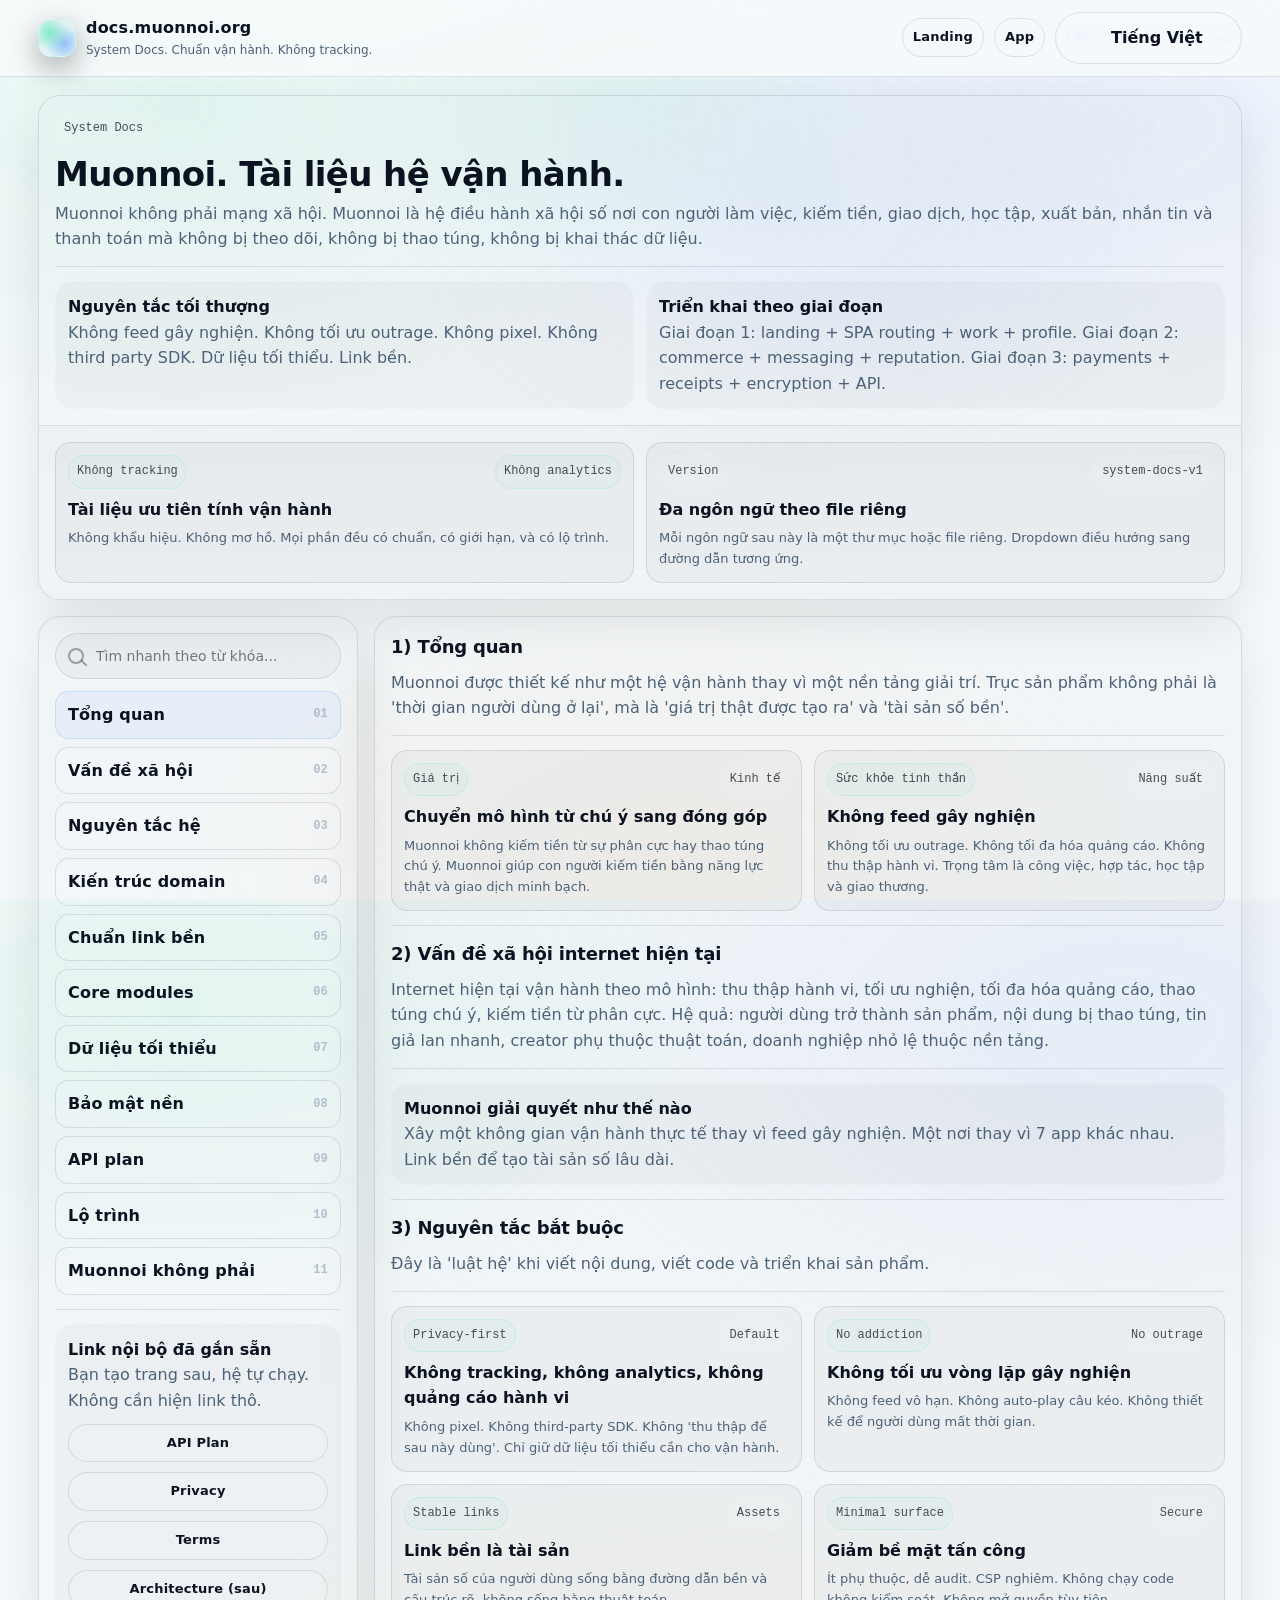
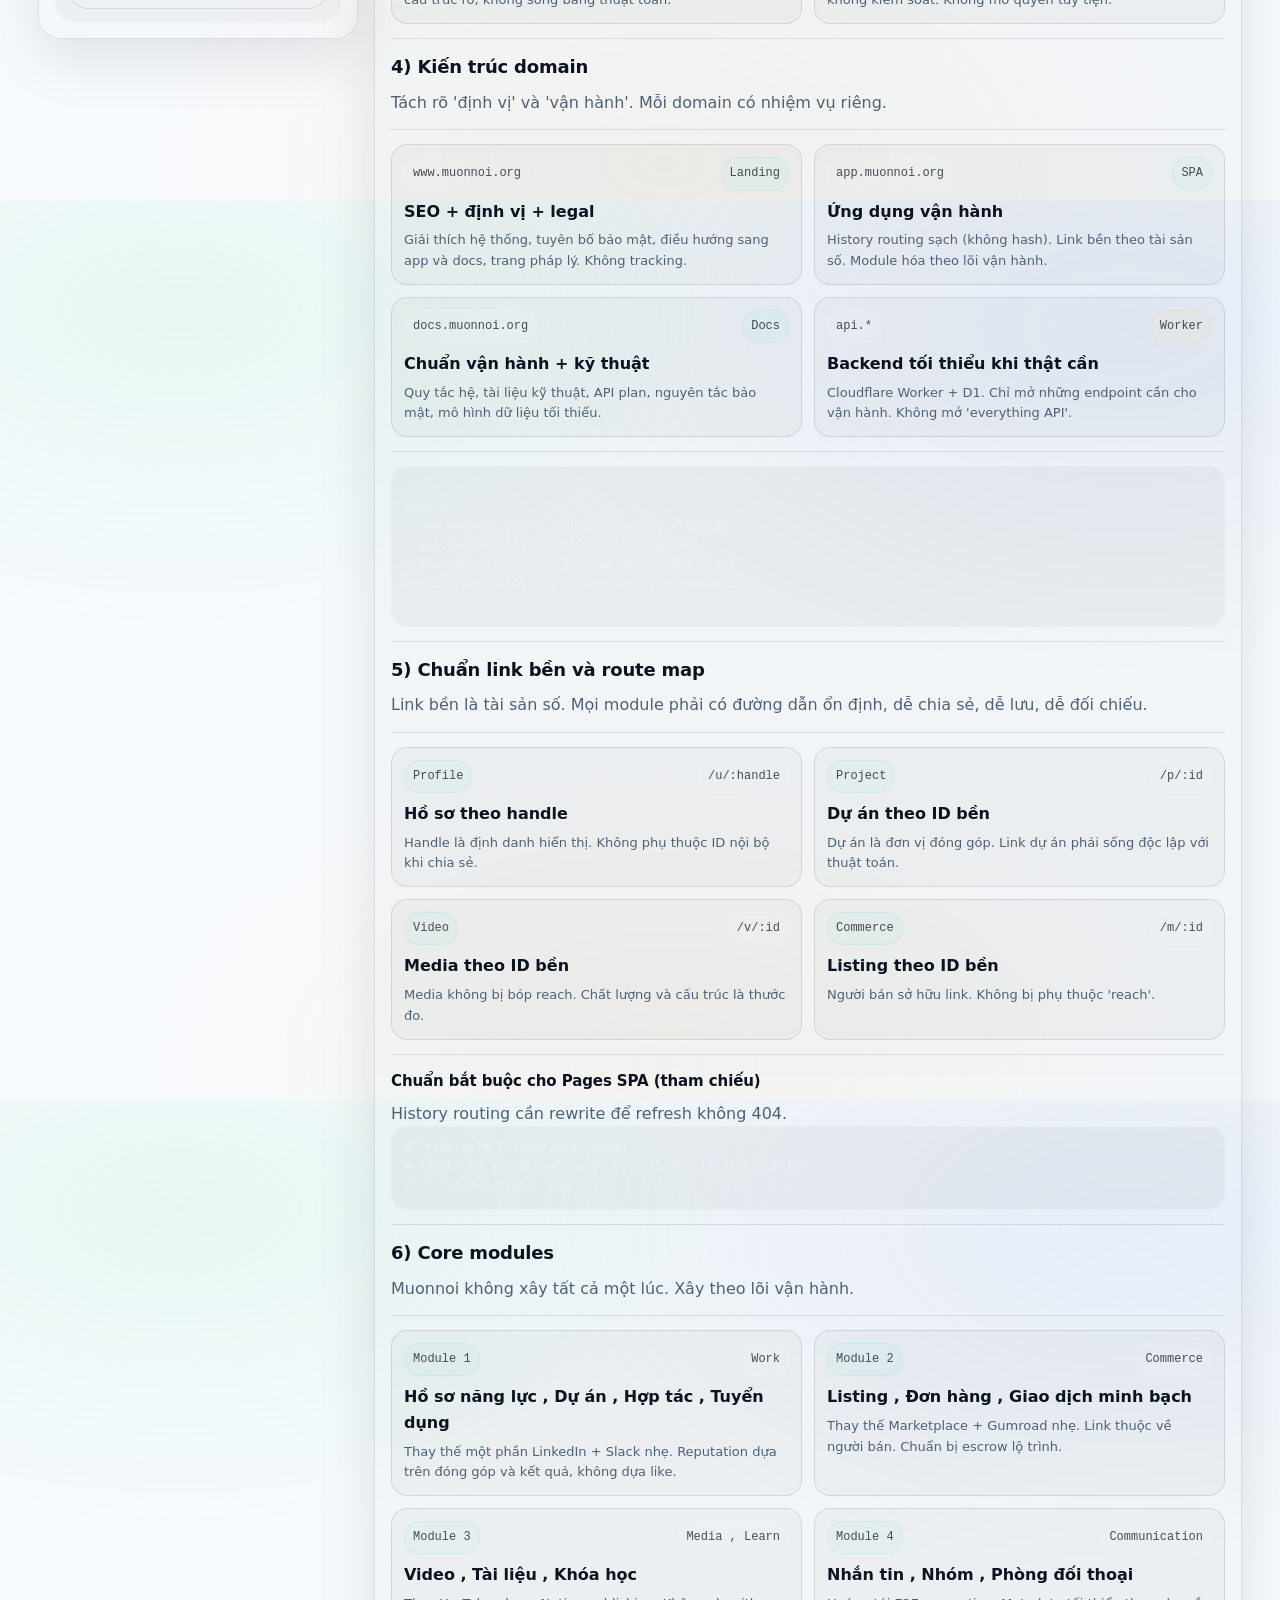
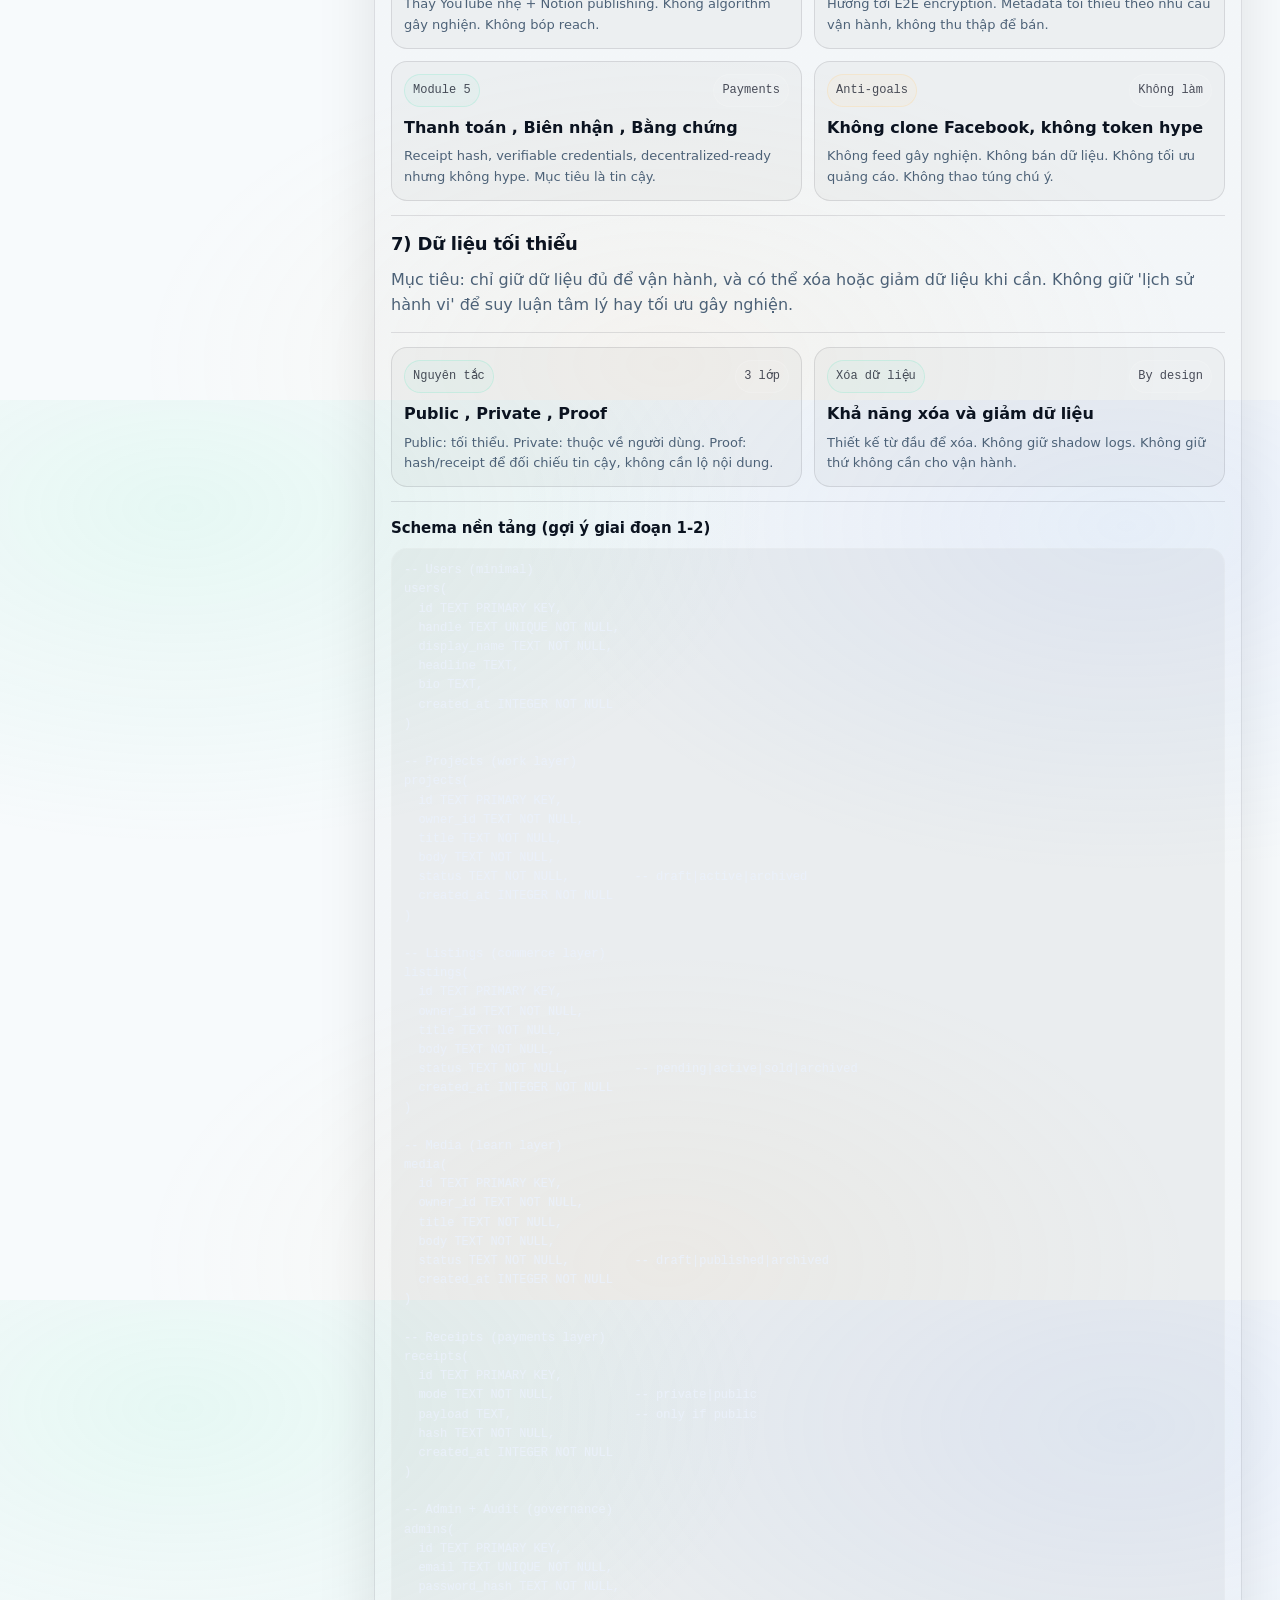
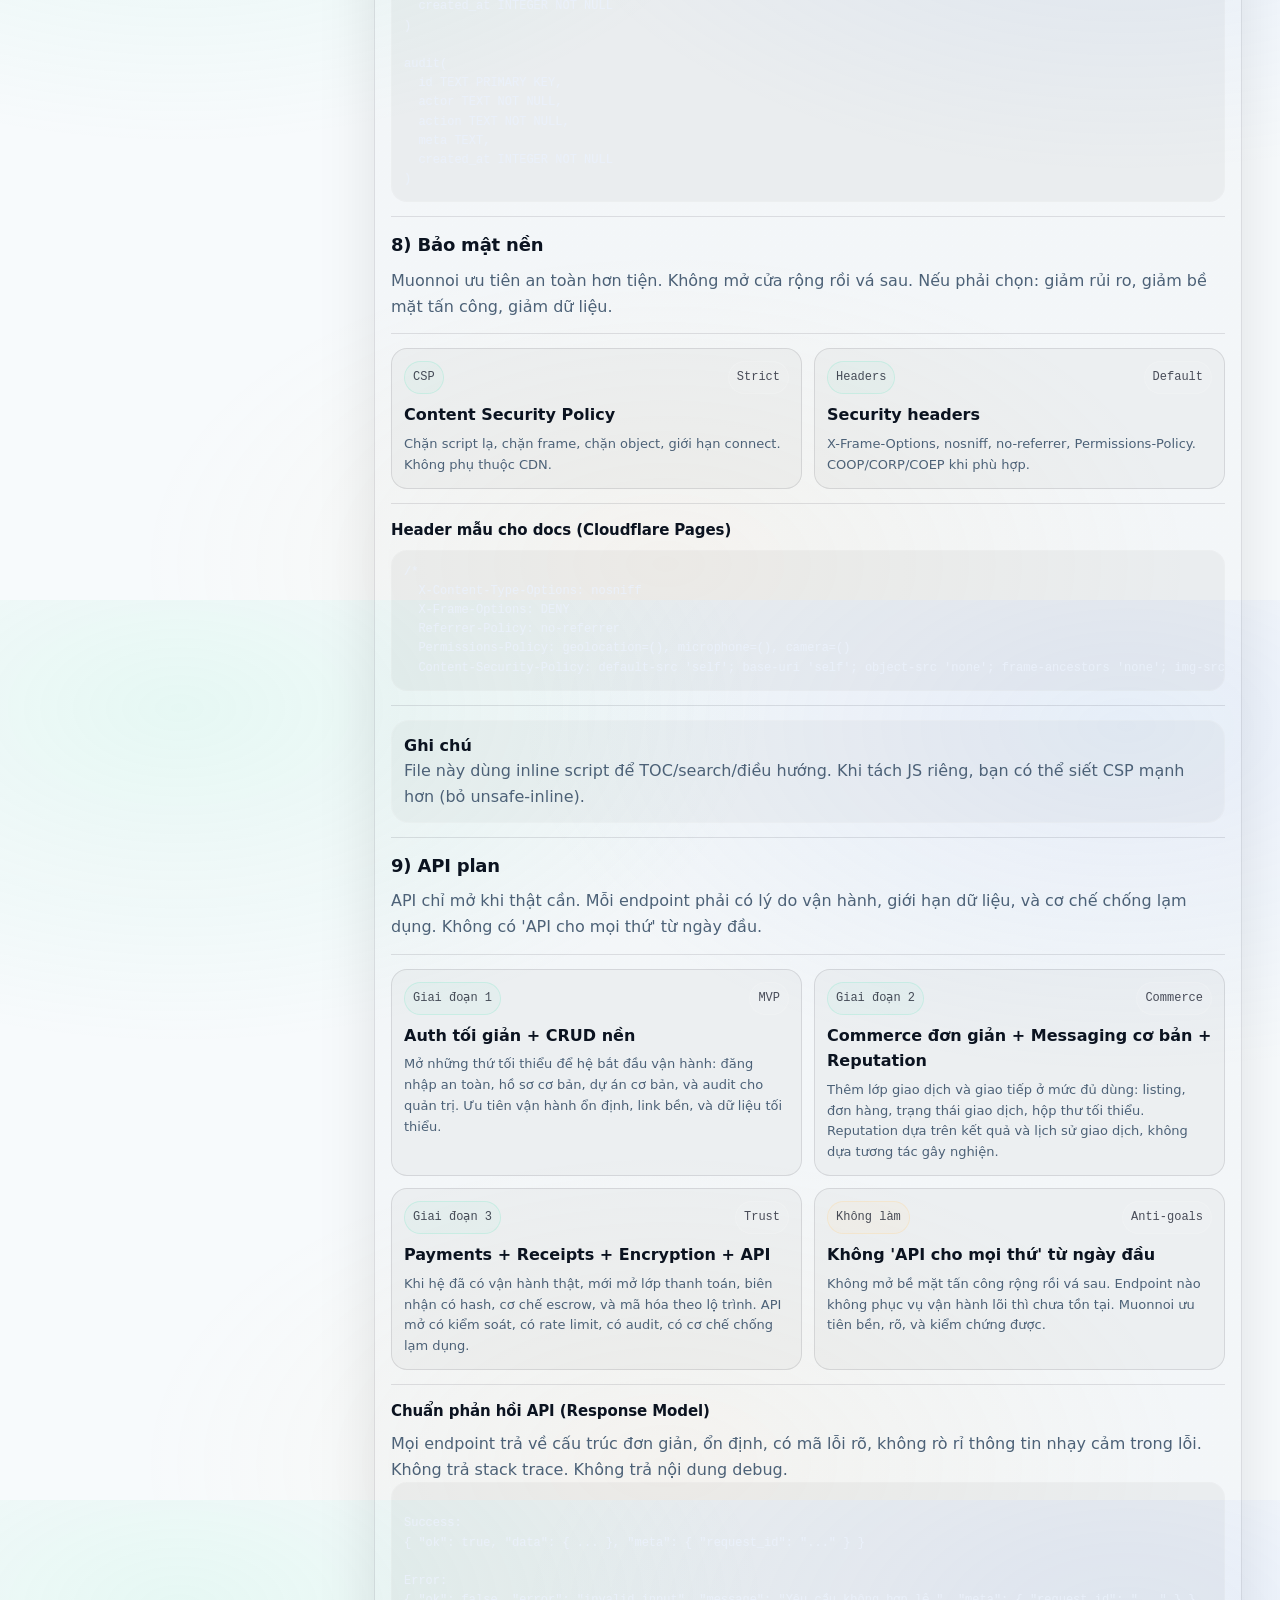
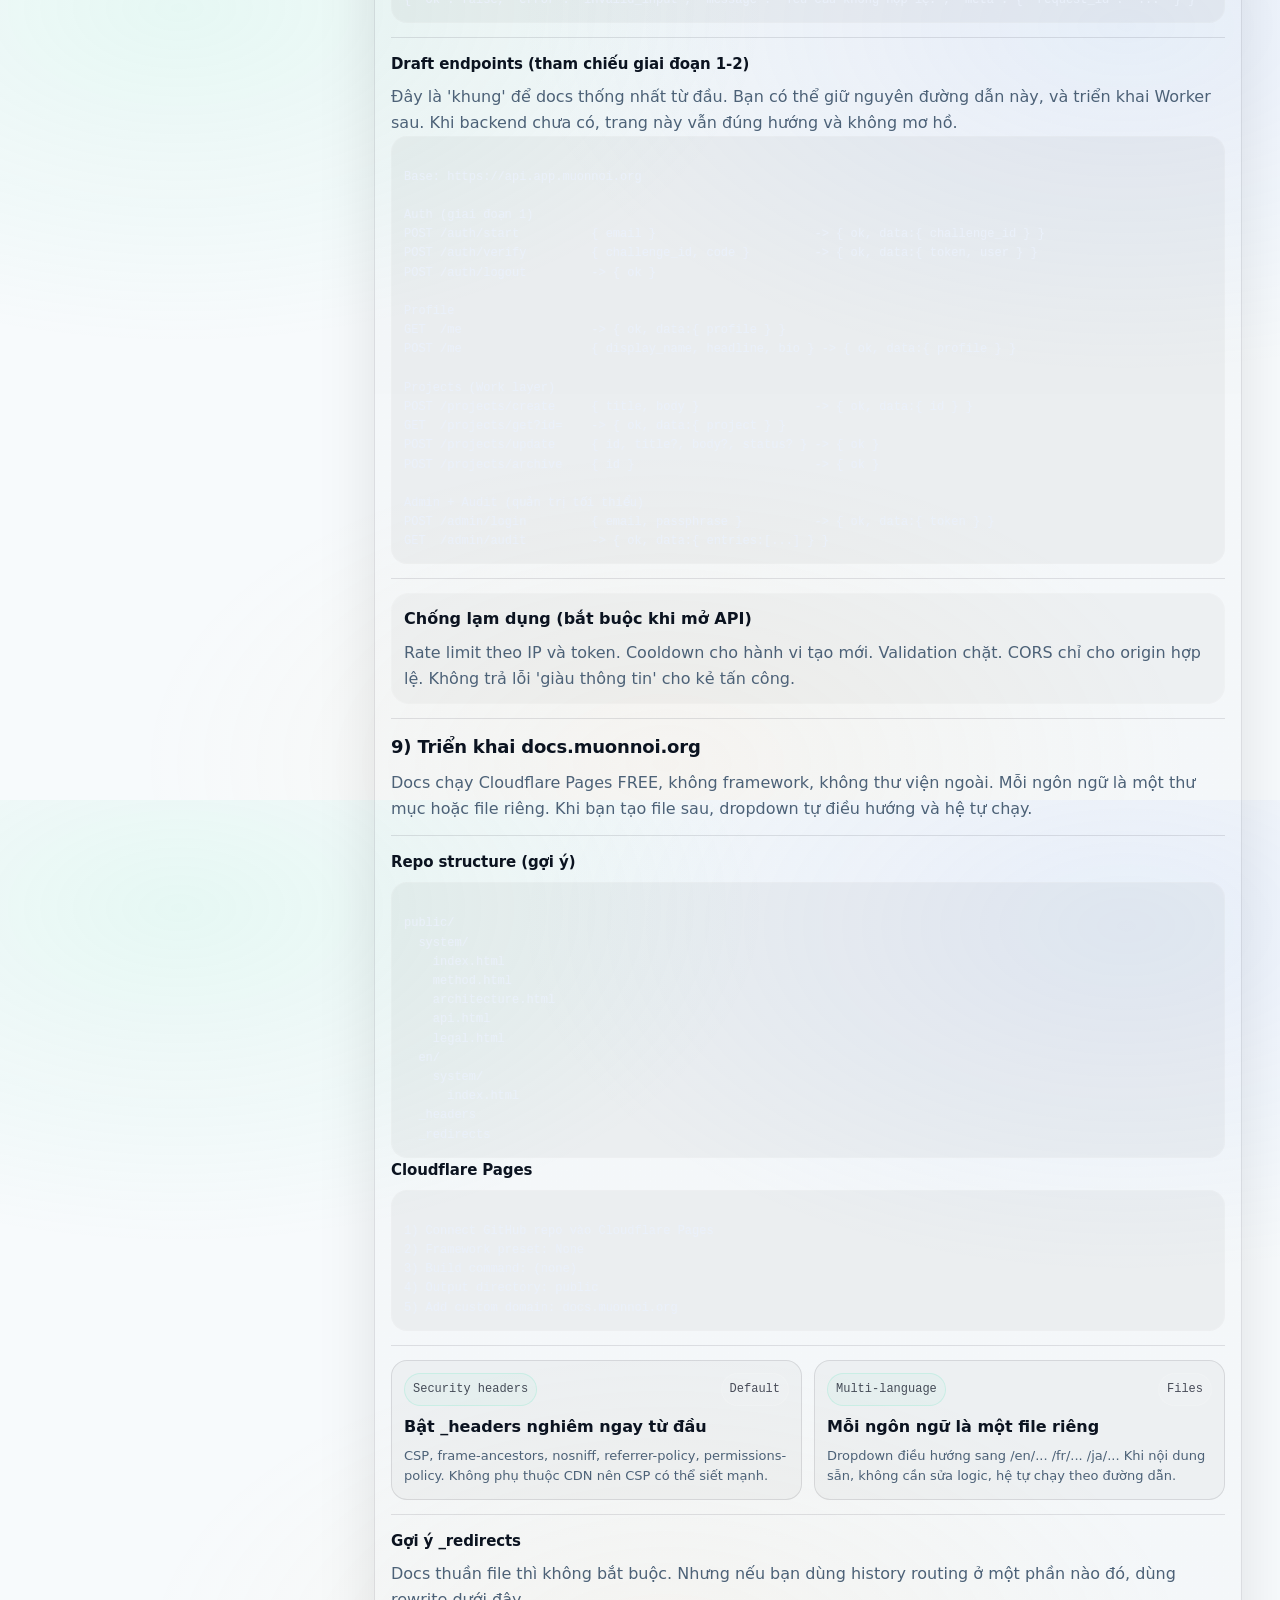
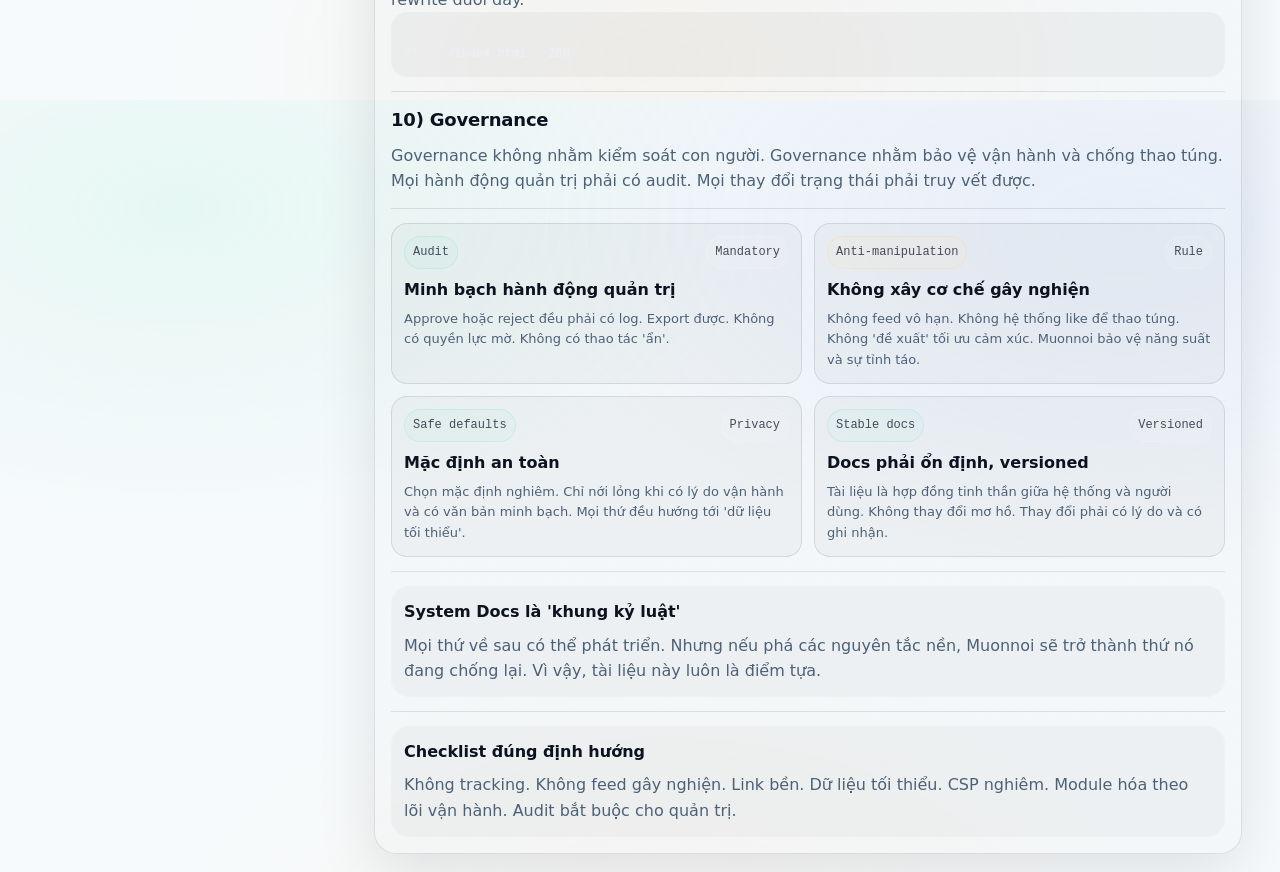
<file: public/system/index.html>
<!doctype html>
<html lang="vi">
<head>
  <meta charset="utf-8" />
  <meta name="viewport" content="width=device-width,initial-scale=1" />
  <meta name="color-scheme" content="dark light" />
  <meta name="theme-color" content="#0b0f14" />

  <title>Muonnoi System Docs , Hệ điều hành xã hội số</title>
  <meta name="description" content="Tài liệu hệ thống Muonnoi: định vị, nguyên tắc bắt buộc, kiến trúc domain, chuẩn link bền, module lõi, dữ liệu tối thiểu, bảo mật nền và API plan theo giai đoạn." />
  <link rel="canonical" href="https://docs.muonnoi.org/system/" />

  <link rel="alternate" hreflang="vi" href="https://docs.muonnoi.org/system/" />
  <link rel="alternate" hreflang="en" href="https://docs.muonnoi.org/en/system/" />
  <link rel="alternate" hreflang="x-default" href="https://docs.muonnoi.org/system/" />

  <meta property="og:type" content="website" />
  <meta property="og:site_name" content="Muonnoi" />
  <meta property="og:title" content="Muonnoi System Docs , Hệ điều hành xã hội số" />
  <meta property="og:description" content="Định vị, nguyên tắc, kiến trúc, chuẩn link bền, module lõi, dữ liệu tối thiểu, bảo mật nền và API plan." />
  <meta property="og:url" content="https://docs.muonnoi.org/system/" />
  <meta name="twitter:card" content="summary" />
  <meta name="twitter:title" content="Muonnoi System Docs" />
  <meta name="twitter:description" content="Không tracking. Không feed gây nghiện. Link bền. Dữ liệu tối thiểu. API mở theo nhu cầu vận hành." />

  <script type="application/ld+json">
  {
    "@context":"https://schema.org",
    "@type":"WebSite",
    "name":"Muonnoi Docs",
    "url":"https://docs.muonnoi.org/",
    "publisher":{
      "@type":"Organization",
      "name":"Muonnoi",
      "url":"https://www.muonnoi.org/"
    }
  }
  </script>
  <script type="application/ld+json">
  {
    "@context":"https://schema.org",
    "@type":"TechArticle",
    "headline":"Muonnoi System Docs",
    "description":"Định vị, nguyên tắc bắt buộc, kiến trúc domain, chuẩn link bền, module lõi, dữ liệu tối thiểu, bảo mật nền và API plan theo giai đoạn.",
    "inLanguage":"vi",
    "url":"https://docs.muonnoi.org/system/"
  }
  </script>

  <style>
    :root{
      --bg:#0b0f14;
      --panel:#0f1724;
      --panel2:#0b1220;
      --text:#e9f0fb;
      --muted:#a6b4c6;
      --line:rgba(255,255,255,.10);
      --line2:rgba(255,255,255,.16);
      --accent:#7fe7c4;
      --accent2:#8ab4ff;
      --warn:#ffd08a;
      --danger:#ff8aa0;
      --shadow: 0 18px 80px rgba(0,0,0,.58);
      --r:16px;
      --r2:22px;
      --max:1240px;
      --mono: ui-monospace, SFMono-Regular, Menlo, Monaco, Consolas, "Liberation Mono", "Courier New", monospace;
      --sans: system-ui, -apple-system, Segoe UI, Roboto, Helvetica, Arial, "Apple Color Emoji","Segoe UI Emoji";
    }
    @media (prefers-color-scheme: light){
      :root{
        --bg:#f7fafc;
        --panel:#ffffff;
        --panel2:#ffffff;
        --text:#0b1320;
        --muted:#4c6177;
        --line:rgba(2,6,23,.10);
        --line2:rgba(2,6,23,.18);
        --shadow: 0 18px 60px rgba(2,6,23,.10);
      }
    }
    *{box-sizing:border-box}
    html,body{height:100%}
    body{
      margin:0;
      font-family:var(--sans);
      color:var(--text);
      background:
        radial-gradient(980px 560px at 14% 12%, rgba(127,231,196,.14), transparent 60%),
        radial-gradient(980px 560px at 88% 14%, rgba(138,180,255,.12), transparent 62%),
        radial-gradient(880px 520px at 52% 96%, rgba(255,208,138,.08), transparent 60%),
        var(--bg);
      line-height:1.6;
      overflow-x:hidden;
    }

    a{color:inherit;text-decoration:none}
    button, input, select, textarea{font:inherit}

    .glow{
      position:fixed; inset:-140px;
      pointer-events:none;
      background:
        radial-gradient(520px 340px at var(--mx, 50%) var(--my, 18%), rgba(127,231,196,.10), transparent 62%),
        radial-gradient(640px 420px at calc(var(--mx, 50%) + 10%) calc(var(--my, 18%) + 12%), rgba(138,180,255,.10), transparent 64%);
      opacity:.95;
      filter: blur(6px);
      z-index:0;
    }
    main{position:relative; z-index:1}

    .skip{
      position:absolute; left:-999px; top:auto; width:1px; height:1px; overflow:hidden;
    }
    .skip:focus{
      left:18px; top:12px; width:auto; height:auto; padding:10px 12px;
      border-radius:12px; background:rgba(255,255,255,.08); border:1px solid var(--line2);
      z-index:9999;
    }

    .topbar{
      position:sticky; top:0; z-index:60;
      background:rgba(11,15,20,.74);
      backdrop-filter: blur(10px);
      border-bottom:1px solid var(--line);
    }
    @media (prefers-color-scheme: light){
      .topbar{background: rgba(247,250,252,.82)}
    }
    .topbar .row{
      max-width:var(--max);
      margin:0 auto;
      padding:12px 18px;
      display:flex;
      align-items:center;
      justify-content:space-between;
      gap:12px;
    }

    .brand{display:flex; align-items:center; gap:10px; min-width: 240px;}
    .logo{
      width:38px; height:38px; border-radius:14px;
      background:
        radial-gradient(18px 18px at 30% 35%, rgba(127,231,196,.95), rgba(127,231,196,.10)),
        radial-gradient(18px 18px at 70% 65%, rgba(138,180,255,.92), rgba(138,180,255,.08));
      border:1px solid rgba(255,255,255,.14);
      box-shadow: 0 10px 30px rgba(0,0,0,.35);
      flex:0 0 auto;
    }
    .brandTitle{font-weight:900; letter-spacing:.2px}
    .brandSub{color:var(--muted); font-size:12px}

    .btn{
      display:inline-flex; align-items:center; justify-content:center;
      padding:10px 12px;
      border-radius:999px;
      border:1px solid var(--line);
      background:rgba(255,255,255,.04);
      color:var(--text);
      font-weight:780;
      letter-spacing:.2px;
      transition: transform .15s ease, border-color .15s ease, background .15s ease;
      user-select:none;
      white-space:nowrap;
      cursor:pointer;
    }
    .btn:hover{transform: translateY(-1px); border-color:var(--line2); background:rgba(255,255,255,.06)}
    .btn.primary{
      border-color: rgba(127,231,196,.46);
      background: rgba(127,231,196,.12);
    }
    .btn.primary:hover{border-color: rgba(127,231,196,.72)}
    .btn.ghost{background:transparent}
    .btn.small{padding:8px 10px; font-size:13px}

    .langWrap{
      display:inline-flex; align-items:center; gap:8px;
      padding:6px 10px;
      border-radius:999px;
      border:1px solid var(--line);
      background:rgba(255,255,255,.03);
    }
    .langLabel{font-family:var(--mono); font-size:12px; color:rgba(233,240,251,.80);}
    select.lang{
      appearance:none; border:0; outline:none; background:transparent; color:var(--text);
      font-weight:850; cursor:pointer; padding:6px 28px 6px 8px; border-radius:999px;
    }
    .chev{
      width:10px; height:10px;
      border-right:2px solid rgba(233,240,251,.7);
      border-bottom:2px solid rgba(233,240,251,.7);
      transform: rotate(45deg);
      margin-left:-18px;
      pointer-events:none;
    }

    .wrap{max-width:var(--max); margin:0 auto; padding:18px}
    .layout{
      display:grid;
      grid-template-columns: 320px 1fr;
      gap:16px;
      align-items:start;
      margin-top:16px;
    }
    @media (max-width: 980px){
      .layout{grid-template-columns: 1fr}
      .sidebar{position:relative !important; top:auto !important}
    }

    .card{
      border:1px solid var(--line);
      border-radius: var(--r2);
      background: linear-gradient(180deg, rgba(255,255,255,.05), rgba(255,255,255,.02));
      box-shadow: var(--shadow);
      overflow:hidden;
    }
    @media (prefers-color-scheme: light){
      .card{background: linear-gradient(180deg, rgba(2,6,23,.02), rgba(2,6,23,.01))}
    }
    .pad{padding:16px}
    .panel{
      border-top:1px solid var(--line);
      background: linear-gradient(180deg, rgba(15,23,36,.55), rgba(11,18,32,.35));
    }
    @media (prefers-color-scheme: light){
      .panel{background: linear-gradient(180deg, rgba(2,6,23,.02), rgba(2,6,23,.01))}
    }

    .tag{
      display:inline-flex;
      font-family:var(--mono);
      font-size:12px;
      padding:6px 8px;
      border-radius:10px;
      border:1px solid rgba(255,255,255,.14);
      background: rgba(255,255,255,.04);
      color:rgba(233,240,251,.86);
    }
    @media (prefers-color-scheme: light){
      .tag{color: rgba(2,6,23,.70)}
    }

    h1{
      margin:10px 0 8px;
      font-size:34px;
      letter-spacing:-.6px;
      line-height:1.12;
    }
    @media (max-width: 520px){ h1{font-size:28px} }
    h2{margin:0 0 8px; font-size:18px; letter-spacing:-.2px}
    h3{margin:0 0 8px; font-size:15px; letter-spacing:-.1px}
    .muted{color:var(--muted)}
    .mono{font-family:var(--mono)}
    .hr{height:1px; background:var(--line); margin:14px 0}

    .sidebar{position:sticky; top:72px}
    .search{
      display:flex; gap:10px; align-items:center;
      border:1px solid var(--line);
      border-radius: 999px;
      background: rgba(0,0,0,.18);
      padding:10px 12px;
    }
    @media (prefers-color-scheme: light){
      .search{background: rgba(2,6,23,.03)}
    }
    .search input{
      width:100%;
      border:0; outline:none; background:transparent; color:var(--text);
      font-size:14px;
    }
    .searchIcon{
      width:16px; height:16px; border:2px solid rgba(233,240,251,.55);
      border-radius:50%; position:relative; flex:0 0 auto;
    }
    @media (prefers-color-scheme: light){
      .searchIcon{border-color: rgba(2,6,23,.35)}
    }
    .searchIcon:after{
      content:""; position:absolute; width:8px; height:2px;
      background: rgba(233,240,251,.55);
      right:-6px; bottom:-2px;
      transform: rotate(45deg);
      border-radius:99px;
    }
    @media (prefers-color-scheme: light){
      .searchIcon:after{background: rgba(2,6,23,.35)}
    }

    .navList{display:grid; gap:8px; margin-top:12px}
    .navBtn{
      width:100%;
      justify-content:flex-start;
      border-radius: 14px;
      padding:10px 12px;
      font-weight:820;
      background: rgba(255,255,255,.03);
    }
    .navBtn .hint{
      margin-left:auto;
      font-family:var(--mono);
      font-size:12px;
      color: rgba(166,180,198,.85);
    }
    .navBtn.active{
      border-color: rgba(138,180,255,.35);
      background: rgba(138,180,255,.10);
    }

    .callout{
      border:1px solid rgba(255,255,255,.14);
      background: rgba(0,0,0,.18);
      border-radius: 18px;
      padding:12px;
    }
    @media (prefers-color-scheme: light){
      .callout{background: rgba(2,6,23,.03)}
    }
    .callout strong{font-weight:900}
    .cols{display:grid; grid-template-columns: 1fr 1fr; gap:12px}
    @media (max-width: 980px){ .cols{grid-template-columns: 1fr} }

    .item{
      border:1px solid var(--line);
      border-radius: 16px;
      background: rgba(0,0,0,.18);
      padding:12px;
    }
    @media (prefers-color-scheme: light){
      .item{background: rgba(2,6,23,.03)}
    }
    .itemTop{display:flex; align-items:center; justify-content:space-between; gap:10px}
    .badge{
      display:inline-flex; align-items:center; gap:8px;
      font-family:var(--mono);
      font-size:12px;
      padding:6px 8px;
      border-radius:999px;
      border:1px solid rgba(255,255,255,.14);
      background: rgba(255,255,255,.04);
      color:rgba(233,240,251,.86);
      white-space:nowrap;
    }
    @media (prefers-color-scheme: light){
      .badge{color: rgba(2,6,23,.70)}
    }
    .badge.ok{border-color: rgba(127,231,196,.28); background: rgba(127,231,196,.08)}
    .badge.warn{border-color: rgba(255,208,138,.28); background: rgba(255,208,138,.08)}
    .badge.danger{border-color: rgba(255,138,160,.28); background: rgba(255,138,160,.08)}
    .itemTitle{font-weight:900; margin-top:8px}
    .itemBody{color:var(--muted); font-size:13px; margin-top:6px}

    .code{
      font-family: var(--mono);
      font-size:12px;
      line-height:1.6;
      background: rgba(0,0,0,.28);
      border:1px solid rgba(255,255,255,.12);
      border-radius: 16px;
      padding:12px;
      overflow:auto;
      white-space:pre;
      color: rgba(233,240,251,.92);
    }
    @media (prefers-color-scheme: light){
      .code{background: rgba(2,6,23,.04)}
    }

    .footer{
      margin:22px 0 10px;
      border-top:1px solid var(--line);
      padding-top:14px;
      color:var(--muted);
      font-size:12px;
      text-align:center;
      font-family:var(--mono);
    }

    .toast{
      position:fixed;
      left:50%;
      bottom:18px;
      transform: translateX(-50%);
      background: rgba(15,23,36,.92);
      border:1px solid var(--line2);
      border-radius: 16px;
      box-shadow: var(--shadow);
      padding:10px 12px;
      color: rgba(233,240,251,.92);
      font-family: var(--mono);
      font-size:12px;
      z-index:120;
      opacity:0;
      pointer-events:none;
      transition: opacity .18s ease, transform .18s ease;
      max-width: min(860px, 92vw);
    }
    .toast.show{
      opacity:1;
      transform: translateX(-50%) translateY(-2px);
    }
  </style>
  <meta property="og:image" content="https://muonnoi.org/assets/brand/mn.svg" />
</head>

<body>
  <div class="glow" aria-hidden="true"></div>
  <a class="skip" href="#content">Đi tới nội dung</a>

  <header class="topbar" role="banner">
    <div class="row">
      <div class="brand" role="img" aria-label="Muonnoi System Docs">
        <div class="logo" aria-hidden="true"></div>
        <div>
          <div class="brandTitle">docs.muonnoi.org</div>
          <div class="brandSub">System Docs. Chuẩn vận hành. Không tracking.</div>
        </div>
      </div>

      <div style="display:flex; gap:10px; align-items:center">
        <!-- Nút đã gắn link sẵn (không hiển thị link thô) -->
        <button class="btn small ghost" type="button" data-href="https://www.muonnoi.org/">Landing</button>
        <button class="btn small ghost" type="button" data-href="https://app.muonnoi.org/">App</button>

        <!-- Ngôn ngữ: mỗi ngôn ngữ là một file/thư mục riêng -->
        <div class="langWrap" aria-label="Ngôn ngữ">
          <span class="langLabel">LANG</span>
          <select class="lang" id="langSelect" aria-label="Chọn ngôn ngữ">
            <option value="/system/" selected>Tiếng Việt</option>
            <option value="/en/system/">English</option>
            <option value="/fr/system/">Français</option>
            <option value="/ja/system/">日本語</option>
            <option value="/ko/system/">한국어</option>
            <option value="/zh/system/">中文</option>
          </select>
          <span class="chev" aria-hidden="true"></span>
        </div>
      </div>
    </div>
  </header>

  <main class="wrap" id="content" role="main">
    <div class="card">
      <div class="pad">
        <span class="tag">System Docs</span>
        <h1>Muonnoi. Tài liệu hệ vận hành.</h1>
        <div class="muted">
          Muonnoi không phải mạng xã hội. Muonnoi là hệ điều hành xã hội số nơi con người làm việc, kiếm tiền, giao dịch, học tập,
          xuất bản, nhắn tin và thanh toán mà không bị theo dõi, không bị thao túng, không bị khai thác dữ liệu.
        </div>

        <div class="hr"></div>

        <div class="cols">
          <div class="callout">
            <strong>Nguyên tắc tối thượng</strong>
            <div class="muted">Không feed gây nghiện. Không tối ưu outrage. Không pixel. Không third party SDK. Dữ liệu tối thiểu. Link bền.</div>
          </div>
          <div class="callout">
            <strong>Triển khai theo giai đoạn</strong>
            <div class="muted">Giai đoạn 1: landing + SPA routing + work + profile. Giai đoạn 2: commerce + messaging + reputation. Giai đoạn 3: payments + receipts + encryption + API.</div>
          </div>
        </div>
      </div>

      <div class="pad panel">
        <div class="cols">
          <div class="item" data-index>
            <div class="itemTop">
              <div class="badge ok">Không tracking</div>
              <div class="badge ok">Không analytics</div>
            </div>
            <div class="itemTitle">Tài liệu ưu tiên tính vận hành</div>
            <div class="itemBody">Không khẩu hiệu. Không mơ hồ. Mọi phần đều có chuẩn, có giới hạn, và có lộ trình.</div>
          </div>

          <div class="item" data-index>
            <div class="itemTop">
              <div class="badge">Version</div>
              <div class="badge">system-docs-v1</div>
            </div>
            <div class="itemTitle">Đa ngôn ngữ theo file riêng</div>
            <div class="itemBody">Mỗi ngôn ngữ sau này là một thư mục hoặc file riêng. Dropdown điều hướng sang đường dẫn tương ứng.</div>
          </div>
        </div>
      </div>
    </div>

    <div class="layout">
      <!-- Sidebar -->
      <aside class="sidebar card" aria-label="Mục lục">
        <div class="pad">
          <div class="search" role="search" aria-label="Tìm trong tài liệu">
            <span class="searchIcon" aria-hidden="true"></span>
            <input id="search" type="search" placeholder="Tìm nhanh theo từ khóa..." autocomplete="off" />
          </div>

          <div class="navList" id="navList">
            <button class="btn navBtn active" type="button" data-jump="#overview">Tổng quan <span class="hint">01</span></button>
            <button class="btn navBtn" type="button" data-jump="#problem">Vấn đề xã hội <span class="hint">02</span></button>
            <button class="btn navBtn" type="button" data-jump="#principles">Nguyên tắc hệ <span class="hint">03</span></button>
            <button class="btn navBtn" type="button" data-jump="#domains">Kiến trúc domain <span class="hint">04</span></button>
            <button class="btn navBtn" type="button" data-jump="#routing">Chuẩn link bền <span class="hint">05</span></button>
            <button class="btn navBtn" type="button" data-jump="#modules">Core modules <span class="hint">06</span></button>
            <button class="btn navBtn" type="button" data-jump="#data">Dữ liệu tối thiểu <span class="hint">07</span></button>
            <button class="btn navBtn" type="button" data-jump="#security">Bảo mật nền <span class="hint">08</span></button>
            <button class="btn navBtn" type="button" data-jump="#api">API plan <span class="hint">09</span></button>
            <button class="btn navBtn" type="button" data-jump="#roadmap">Lộ trình <span class="hint">10</span></button>
            <button class="btn navBtn" type="button" data-jump="#non-goals">Muonnoi không phải <span class="hint">11</span></button>
          </div>

          <div class="hr"></div>

          <div class="callout">
            <strong>Link nội bộ đã gắn sẵn</strong>
            <div class="muted">Bạn tạo trang sau, hệ tự chạy. Không cần hiện link thô.</div>
            <div style="display:grid; gap:10px; margin-top:10px">
              <button class="btn small" type="button" data-href="/api/">API Plan</button>
              <button class="btn small" type="button" data-href="/legal/privacy.html">Privacy</button>
              <button class="btn small" type="button" data-href="/legal/terms.html">Terms</button>
              <button class="btn small" type="button" data-href="/system/architecture.html">Architecture (sau)</button>
            </div>
          </div>
        </div>
      </aside>

      <!-- Content -->
      <section class="card">
        <div class="pad">

          <section id="overview" data-index>
            <h2>1) Tổng quan</h2>
            <div class="muted">
              Muonnoi được thiết kế như một hệ vận hành thay vì một nền tảng giải trí.
              Trục sản phẩm không phải là 'thời gian người dùng ở lại', mà là 'giá trị thật được tạo ra' và 'tài sản số bền'.
            </div>

            <div class="hr"></div>

            <div class="cols">
              <div class="item" data-index>
                <div class="itemTop">
                  <div class="badge ok">Giá trị</div>
                  <div class="badge">Kinh tế</div>
                </div>
                <div class="itemTitle">Chuyển mô hình từ chú ý sang đóng góp</div>
                <div class="itemBody">Muonnoi không kiếm tiền từ sự phân cực hay thao túng chú ý. Muonnoi giúp con người kiếm tiền bằng năng lực thật và giao dịch minh bạch.</div>
              </div>

              <div class="item" data-index>
                <div class="itemTop">
                  <div class="badge ok">Sức khỏe tinh thần</div>
                  <div class="badge">Năng suất</div>
                </div>
                <div class="itemTitle">Không feed gây nghiện</div>
                <div class="itemBody">Không tối ưu outrage. Không tối đa hóa quảng cáo. Không thu thập hành vi. Trọng tâm là công việc, hợp tác, học tập và giao thương.</div>
              </div>
            </div>
          </section>

          <div class="hr"></div>

          <section id="problem" data-index>
            <h2>2) Vấn đề xã hội internet hiện tại</h2>
            <div class="muted">
              Internet hiện tại vận hành theo mô hình: thu thập hành vi, tối ưu nghiện, tối đa hóa quảng cáo, thao túng chú ý, kiếm tiền từ phân cực.
              Hệ quả: người dùng trở thành sản phẩm, nội dung bị thao túng, tin giả lan nhanh, creator phụ thuộc thuật toán, doanh nghiệp nhỏ lệ thuộc nền tảng.
            </div>

            <div class="hr"></div>

            <div class="callout">
              <strong>Muonnoi giải quyết như thế nào</strong>
              <div class="muted">
                Xây một không gian vận hành thực tế thay vì feed gây nghiện. Một nơi thay vì 7 app khác nhau. Link bền để tạo tài sản số lâu dài.
              </div>
            </div>
          </section>

          <div class="hr"></div>

          <section id="principles" data-index>
            <h2>3) Nguyên tắc bắt buộc</h2>
            <div class="muted">Đây là 'luật hệ' khi viết nội dung, viết code và triển khai sản phẩm.</div>

            <div class="hr"></div>

            <div class="cols">
              <div class="item" data-index>
                <div class="itemTop">
                  <div class="badge ok">Privacy-first</div>
                  <div class="badge">Default</div>
                </div>
                <div class="itemTitle">Không tracking, không analytics, không quảng cáo hành vi</div>
                <div class="itemBody">Không pixel. Không third-party SDK. Không 'thu thập để sau này dùng'. Chỉ giữ dữ liệu tối thiểu cần cho vận hành.</div>
              </div>

              <div class="item" data-index>
                <div class="itemTop">
                  <div class="badge ok">No addiction</div>
                  <div class="badge">No outrage</div>
                </div>
                <div class="itemTitle">Không tối ưu vòng lặp gây nghiện</div>
                <div class="itemBody">Không feed vô hạn. Không auto-play câu kéo. Không thiết kế để người dùng mất thời gian.</div>
              </div>

              <div class="item" data-index>
                <div class="itemTop">
                  <div class="badge ok">Stable links</div>
                  <div class="badge">Assets</div>
                </div>
                <div class="itemTitle">Link bền là tài sản</div>
                <div class="itemBody">Tài sản số của người dùng sống bằng đường dẫn bền và cấu trúc rõ, không sống bằng thuật toán.</div>
              </div>

              <div class="item" data-index>
                <div class="itemTop">
                  <div class="badge ok">Minimal surface</div>
                  <div class="badge">Secure</div>
                </div>
                <div class="itemTitle">Giảm bề mặt tấn công</div>
                <div class="itemBody">Ít phụ thuộc, dễ audit. CSP nghiêm. Không chạy code không kiểm soát. Không mở quyền tùy tiện.</div>
              </div>
            </div>
          </section>

          <div class="hr"></div>

          <section id="domains" data-index>
            <h2>4) Kiến trúc domain</h2>
            <div class="muted">Tách rõ 'định vị' và 'vận hành'. Mỗi domain có nhiệm vụ riêng.</div>

            <div class="hr"></div>

            <div class="cols">
              <div class="item" data-index>
                <div class="itemTop">
                  <div class="badge">www.muonnoi.org</div>
                  <div class="badge ok">Landing</div>
                </div>
                <div class="itemTitle">SEO + định vị + legal</div>
                <div class="itemBody">Giải thích hệ thống, tuyên bố bảo mật, điều hướng sang app và docs, trang pháp lý. Không tracking.</div>
              </div>

              <div class="item" data-index>
                <div class="itemTop">
                  <div class="badge">app.muonnoi.org</div>
                  <div class="badge ok">SPA</div>
                </div>
                <div class="itemTitle">Ứng dụng vận hành</div>
                <div class="itemBody">History routing sạch (không hash). Link bền theo tài sản số. Module hóa theo lõi vận hành.</div>
              </div>

              <div class="item" data-index>
                <div class="itemTop">
                  <div class="badge">docs.muonnoi.org</div>
                  <div class="badge ok">Docs</div>
                </div>
                <div class="itemTitle">Chuẩn vận hành + kỹ thuật</div>
                <div class="itemBody">Quy tắc hệ, tài liệu kỹ thuật, API plan, nguyên tắc bảo mật, mô hình dữ liệu tối thiểu.</div>
              </div>

              <div class="item" data-index>
                <div class="itemTop">
                  <div class="badge">api.*</div>
                  <div class="badge warn">Worker</div>
                </div>
                <div class="itemTitle">Backend tối thiểu khi thật cần</div>
                <div class="itemBody">Cloudflare Worker + D1. Chỉ mở những endpoint cần cho vận hành. Không mở 'everything API'.</div>
              </div>
            </div>

            <div class="hr"></div>

            <div class="code" aria-label="Sơ đồ nhanh">
Domains
- www.muonnoi.org     (Landing + SEO + Legal)
- app.muonnoi.org     (SPA operating app)
- docs.muonnoi.org    (System docs + API plan)
- api.app.muonnoi.org (Workers + D1 when enabled)
            </div>
          </section>

          <div class="hr"></div>

          <section id="routing" data-index>
            <h2>5) Chuẩn link bền và route map</h2>
            <div class="muted">Link bền là tài sản số. Mọi module phải có đường dẫn ổn định, dễ chia sẻ, dễ lưu, dễ đối chiếu.</div>

            <div class="hr"></div>

            <div class="cols">
              <div class="item" data-index>
                <div class="itemTop">
                  <div class="badge ok">Profile</div>
                  <div class="badge">/u/:handle</div>
                </div>
                <div class="itemTitle">Hồ sơ theo handle</div>
                <div class="itemBody">Handle là định danh hiển thị. Không phụ thuộc ID nội bộ khi chia sẻ.</div>
              </div>

              <div class="item" data-index>
                <div class="itemTop">
                  <div class="badge ok">Project</div>
                  <div class="badge">/p/:id</div>
                </div>
                <div class="itemTitle">Dự án theo ID bền</div>
                <div class="itemBody">Dự án là đơn vị đóng góp. Link dự án phải sống độc lập với thuật toán.</div>
              </div>

              <div class="item" data-index>
                <div class="itemTop">
                  <div class="badge ok">Video</div>
                  <div class="badge">/v/:id</div>
                </div>
                <div class="itemTitle">Media theo ID bền</div>
                <div class="itemBody">Media không bị bóp reach. Chất lượng và cấu trúc là thước đo.</div>
              </div>

              <div class="item" data-index>
                <div class="itemTop">
                  <div class="badge ok">Commerce</div>
                  <div class="badge">/m/:id</div>
                </div>
                <div class="itemTitle">Listing theo ID bền</div>
                <div class="itemBody">Người bán sở hữu link. Không bị phụ thuộc 'reach'.</div>
              </div>
            </div>

            <div class="hr"></div>

            <h3>Chuẩn bắt buộc cho Pages SPA (tham chiếu)</h3>
            <div class="muted">History routing cần rewrite để refresh không 404.</div>
            <div class="code"># _redirects (Cloudflare Pages)
# (Dành cho app.muonnoi.org; docs thường là static file)
/*    /index.html   200</div>
          </section>

          <div class="hr"></div>

          <section id="modules" data-index>
            <h2>6) Core modules</h2>
            <div class="muted">Muonnoi không xây tất cả một lúc. Xây theo lõi vận hành.</div>

            <div class="hr"></div>

            <div class="cols">
              <div class="item" data-index>
                <div class="itemTop">
                  <div class="badge ok">Module 1</div>
                  <div class="badge">Work</div>
                </div>
                <div class="itemTitle">Hồ sơ năng lực , Dự án , Hợp tác , Tuyển dụng</div>
                <div class="itemBody">Thay thế một phần LinkedIn + Slack nhẹ. Reputation dựa trên đóng góp và kết quả, không dựa like.</div>
              </div>

              <div class="item" data-index>
                <div class="itemTop">
                  <div class="badge ok">Module 2</div>
                  <div class="badge">Commerce</div>
                </div>
                <div class="itemTitle">Listing , Đơn hàng , Giao dịch minh bạch</div>
                <div class="itemBody">Thay thế Marketplace + Gumroad nhẹ. Link thuộc về người bán. Chuẩn bị escrow lộ trình.</div>
              </div>

              <div class="item" data-index>
                <div class="itemTop">
                  <div class="badge ok">Module 3</div>
                  <div class="badge">Media , Learn</div>
                </div>
                <div class="itemTitle">Video , Tài liệu , Khóa học</div>
                <div class="itemBody">Thay YouTube nhẹ + Notion publishing. Không algorithm gây nghiện. Không bóp reach.</div>
              </div>

              <div class="item" data-index>
                <div class="itemTop">
                  <div class="badge ok">Module 4</div>
                  <div class="badge">Communication</div>
                </div>
                <div class="itemTitle">Nhắn tin , Nhóm , Phòng đối thoại</div>
                <div class="itemBody">Hướng tới E2E encryption. Metadata tối thiểu theo nhu cầu vận hành, không thu thập để bán.</div>
              </div>

              <div class="item" data-index>
                <div class="itemTop">
                  <div class="badge ok">Module 5</div>
                  <div class="badge">Payments</div>
                </div>
                <div class="itemTitle">Thanh toán , Biên nhận , Bằng chứng</div>
                <div class="itemBody">Receipt hash, verifiable credentials, decentralized-ready nhưng không hype. Mục tiêu là tin cậy.</div>
              </div>

              <div class="item" data-index>
                <div class="itemTop">
                  <div class="badge warn">Anti-goals</div>
                  <div class="badge">Không làm</div>
                </div>
                <div class="itemTitle">Không clone Facebook, không token hype</div>
                <div class="itemBody">Không feed gây nghiện. Không bán dữ liệu. Không tối ưu quảng cáo. Không thao túng chú ý.</div>
              </div>
            </div>
          </section>

          <div class="hr"></div>

          <section id="data" data-index>
            <h2>7) Dữ liệu tối thiểu</h2>
            <div class="muted">
              Mục tiêu: chỉ giữ dữ liệu đủ để vận hành, và có thể xóa hoặc giảm dữ liệu khi cần.
              Không giữ 'lịch sử hành vi' để suy luận tâm lý hay tối ưu gây nghiện.
            </div>

            <div class="hr"></div>

            <div class="cols">
              <div class="item" data-index>
                <div class="itemTop"><div class="badge ok">Nguyên tắc</div><div class="badge">3 lớp</div></div>
                <div class="itemTitle">Public , Private , Proof</div>
                <div class="itemBody">Public: tối thiểu. Private: thuộc về người dùng. Proof: hash/receipt để đối chiếu tin cậy, không cần lộ nội dung.</div>
              </div>

              <div class="item" data-index>
                <div class="itemTop"><div class="badge ok">Xóa dữ liệu</div><div class="badge">By design</div></div>
                <div class="itemTitle">Khả năng xóa và giảm dữ liệu</div>
                <div class="itemBody">Thiết kế từ đầu để xóa. Không giữ shadow logs. Không giữ thứ không cần cho vận hành.</div>
              </div>
            </div>

            <div class="hr"></div>

            <h3>Schema nền tảng (gợi ý giai đoạn 1-2)</h3>
            <div class="code">-- Users (minimal)
users(
  id TEXT PRIMARY KEY,
  handle TEXT UNIQUE NOT NULL,
  display_name TEXT NOT NULL,
  headline TEXT,
  bio TEXT,
  created_at INTEGER NOT NULL
)

-- Projects (work layer)
projects(
  id TEXT PRIMARY KEY,
  owner_id TEXT NOT NULL,
  title TEXT NOT NULL,
  body TEXT NOT NULL,
  status TEXT NOT NULL,         -- draft|active|archived
  created_at INTEGER NOT NULL
)

-- Listings (commerce layer)
listings(
  id TEXT PRIMARY KEY,
  owner_id TEXT NOT NULL,
  title TEXT NOT NULL,
  body TEXT NOT NULL,
  status TEXT NOT NULL,         -- pending|active|sold|archived
  created_at INTEGER NOT NULL
)

-- Media (learn layer)
media(
  id TEXT PRIMARY KEY,
  owner_id TEXT NOT NULL,
  title TEXT NOT NULL,
  body TEXT NOT NULL,
  status TEXT NOT NULL,         -- draft|published|archived
  created_at INTEGER NOT NULL
)

-- Receipts (payments layer)
receipts(
  id TEXT PRIMARY KEY,
  mode TEXT NOT NULL,           -- private|public
  payload TEXT,                 -- only if public
  hash TEXT NOT NULL,
  created_at INTEGER NOT NULL
)

-- Admin + Audit (governance)
admins(
  id TEXT PRIMARY KEY,
  email TEXT UNIQUE NOT NULL,
  password_hash TEXT NOT NULL,
  created_at INTEGER NOT NULL
)

audit(
  id TEXT PRIMARY KEY,
  actor TEXT NOT NULL,
  action TEXT NOT NULL,
  meta TEXT,
  created_at INTEGER NOT NULL
)</div>
          </section>

          <div class="hr"></div>

          <section id="security" data-index>
            <h2>8) Bảo mật nền</h2>
            <div class="muted">
              Muonnoi ưu tiên an toàn hơn tiện. Không mở cửa rộng rồi vá sau.
              Nếu phải chọn: giảm rủi ro, giảm bề mặt tấn công, giảm dữ liệu.
            </div>

            <div class="hr"></div>

            <div class="cols">
              <div class="item" data-index>
                <div class="itemTop"><div class="badge ok">CSP</div><div class="badge">Strict</div></div>
                <div class="itemTitle">Content Security Policy</div>
                <div class="itemBody">Chặn script lạ, chặn frame, chặn object, giới hạn connect. Không phụ thuộc CDN.</div>
              </div>
              <div class="item" data-index>
                <div class="itemTop"><div class="badge ok">Headers</div><div class="badge">Default</div></div>
                <div class="itemTitle">Security headers</div>
                <div class="itemBody">X-Frame-Options, nosniff, no-referrer, Permissions-Policy. COOP/CORP/COEP khi phù hợp.</div>
              </div>
            </div>

            <div class="hr"></div>

            <h3>Header mẫu cho docs (Cloudflare Pages)</h3>
            <div class="code">/*
  X-Content-Type-Options: nosniff
  X-Frame-Options: DENY
  Referrer-Policy: no-referrer
  Permissions-Policy: geolocation=(), microphone=(), camera=()
  Content-Security-Policy: default-src 'self'; base-uri 'self'; object-src 'none'; frame-ancestors 'none'; img-src 'self' data:; style-src 'self' 'unsafe-inline'; script-src 'self' 'unsafe-inline'; connect-src 'self'; form-action 'self';</div>

            <div class="hr"></div>

            <div class="callout">
              <strong>Ghi chú</strong>
              <div class="muted">File này dùng inline script để TOC/search/điều hướng. Khi tách JS riêng, bạn có thể siết CSP mạnh hơn (bỏ unsafe-inline).</div>
            </div>
          </section>

          <div class="hr"></div>

          <section id="api" data-index>
            <h2>9) API plan</h2>
            <div class="muted">
              API chỉ mở khi thật cần. Mỗi endpoint phải có lý do vận hành, giới hạn dữ liệu, và cơ chế chống lạm dụng.
              Không có 'API cho mọi thứ' từ ngày đầu.
            </div>

            <div class="hr"></div>

            <!-- TIẾP TỤC TỪ ĐOẠN BẠN ĐƯA -->
<div class="cols">
  <div class="item" data-index>
    <div class="itemTop">
      <div class="badge ok">Giai đoạn 1</div>
      <div class="badge">MVP</div>
    </div>
    <div class="itemTitle">Auth tối giản + CRUD nền</div>
    <div class="itemBody">
      Mở những thứ tối thiểu để hệ bắt đầu vận hành: đăng nhập an toàn, hồ sơ cơ bản, dự án cơ bản, và audit cho quản trị. Ưu tiên vận hành ổn định, link bền, và dữ liệu tối thiểu.
    </div>
  </div>

  <div class="item" data-index>
    <div class="itemTop">
      <div class="badge ok">Giai đoạn 2</div>
      <div class="badge">Commerce</div>
    </div>
    <div class="itemTitle">Commerce đơn giản + Messaging cơ bản + Reputation</div>
    <div class="itemBody">
      Thêm lớp giao dịch và giao tiếp ở mức đủ dùng: listing, đơn hàng, trạng thái giao dịch, hộp thư tối thiểu. Reputation dựa trên kết quả và lịch sử giao dịch, không dựa tương tác gây nghiện.
    </div>
  </div>

  <div class="item" data-index>
    <div class="itemTop">
      <div class="badge ok">Giai đoạn 3</div>
      <div class="badge">Trust</div>
    </div>
    <div class="itemTitle">Payments + Receipts + Encryption + API</div>
    <div class="itemBody">
      Khi hệ đã có vận hành thật, mới mở lớp thanh toán, biên nhận có hash, cơ chế escrow, và mã hóa theo lộ trình. API mở có kiểm soát, có rate limit, có audit, có cơ chế chống lạm dụng.
    </div>
  </div>

  <div class="item" data-index>
    <div class="itemTop">
      <div class="badge warn">Không làm</div>
      <div class="badge">Anti-goals</div>
    </div>
    <div class="itemTitle">Không 'API cho mọi thứ' từ ngày đầu</div>
    <div class="itemBody">
      Không mở bề mặt tấn công rộng rồi vá sau. Endpoint nào không phục vụ vận hành lõi thì chưa tồn tại. Muonnoi ưu tiên bền, rõ, và kiểm chứng được.
    </div>
  </div>
</div>

<div class="hr"></div>

<h3>Chuẩn phản hồi API (Response Model)</h3>
<div class="muted">
  Mọi endpoint trả về cấu trúc đơn giản, ổn định, có mã lỗi rõ, không rò rỉ thông tin nhạy cảm trong lỗi. Không trả stack trace. Không trả nội dung debug.
</div>

<div class="code" aria-label="API response model">
Success:
{ "ok": true, "data": { ... }, "meta": { "request_id": "..." } }

Error:
{ "ok": false, "error": "invalid_input", "message": "Yêu cầu không hợp lệ.", "meta": { "request_id": "..." } }
</div>

<div class="hr"></div>

<h3>Draft endpoints (tham chiếu giai đoạn 1-2)</h3>
<div class="muted">
  Đây là 'khung' để docs thống nhất từ đầu. Bạn có thể giữ nguyên đường dẫn này, và triển khai Worker sau. Khi backend chưa có, trang này vẫn đúng hướng và không mơ hồ.
</div>

<div class="code" aria-label="API endpoints draft">
Base: https://api.app.muonnoi.org

Auth (giai đoạn 1)
POST /auth/start          { email }                      -> { ok, data:{ challenge_id } }
POST /auth/verify         { challenge_id, code }         -> { ok, data:{ token, user } }
POST /auth/logout         -> { ok }

Profile
GET  /me                  -> { ok, data:{ profile } }
POST /me                  { display_name, headline, bio } -> { ok, data:{ profile } }

Projects (Work layer)
POST /projects/create     { title, body }                -> { ok, data:{ id } }
GET  /projects/get?id=    -> { ok, data:{ project } }
POST /projects/update     { id, title?, body?, status? } -> { ok }
POST /projects/archive    { id }                         -> { ok }

Admin + Audit (quản trị tối thiểu)
POST /admin/login         { email, passphrase }          -> { ok, data:{ token } }
GET  /admin/audit         -> { ok, data:{ entries:[...] } }
</div>

<div class="hr"></div>

<div class="callout">
  <strong>Chống lạm dụng (bắt buộc khi mở API)</strong>
  <div class="muted" style="margin-top:8px">
    Rate limit theo IP và token. Cooldown cho hành vi tạo mới. Validation chặt. CORS chỉ cho origin hợp lệ. Không trả lỗi 'giàu thông tin' cho kẻ tấn công.
  </div>
</div>

<div class="hr"></div>

<section id="deploy" data-index>
  <h2>9) Triển khai docs.muonnoi.org</h2>
  <div class="muted">
    Docs chạy Cloudflare Pages FREE, không framework, không thư viện ngoài. Mỗi ngôn ngữ là một thư mục hoặc file riêng. Khi bạn tạo file sau, dropdown tự điều hướng và hệ tự chạy.
  </div>

  <div class="hr"></div>

  <h3>Repo structure (gợi ý)</h3>
  <div class="code" aria-label="Repo structure">
public/
  system/
    index.html
    method.html
    architecture.html
    api.html
    legal.html
  en/
    system/
      index.html
  _headers
  _redirects
</div>

  <h3>Cloudflare Pages</h3>
  <div class="code" aria-label="Pages deploy steps">
1) Connect GitHub repo vào Cloudflare Pages
2) Framework preset: None
3) Build command: (none)
4) Output directory: public
5) Add custom domain: docs.muonnoi.org
</div>

  <div class="hr"></div>

  <div class="cols">
    <div class="item" data-index>
      <div class="itemTop"><div class="badge ok">Security headers</div><div class="badge">Default</div></div>
      <div class="itemTitle">Bật _headers nghiêm ngay từ đầu</div>
      <div class="itemBody">
        CSP, frame-ancestors, nosniff, referrer-policy, permissions-policy. Không phụ thuộc CDN nên CSP có thể siết mạnh.
      </div>
    </div>

    <div class="item" data-index>
      <div class="itemTop"><div class="badge ok">Multi-language</div><div class="badge">Files</div></div>
      <div class="itemTitle">Mỗi ngôn ngữ là một file riêng</div>
      <div class="itemBody">
        Dropdown điều hướng sang /en/... /fr/... /ja/... Khi nội dung sẵn, không cần sửa logic, hệ tự chạy theo đường dẫn.
      </div>
    </div>
  </div>

  <div class="hr"></div>

  <h3>Gợi ý _redirects</h3>
  <div class="muted">Docs thuần file thì không bắt buộc. Nhưng nếu bạn dùng history routing ở một phần nào đó, dùng rewrite dưới đây.</div>
  <div class="code" aria-label="_redirects">
/*    /index.html   200
</div>
</section>

<div class="hr"></div>

<section id="governance" data-index>
  <h2>10) Governance</h2>
  <div class="muted">
    Governance không nhằm kiểm soát con người. Governance nhằm bảo vệ vận hành và chống thao túng. Mọi hành động quản trị phải có audit. Mọi thay đổi trạng thái phải truy vết được.
  </div>

  <div class="hr"></div>

  <div class="cols">
    <div class="item" data-index>
      <div class="itemTop"><div class="badge ok">Audit</div><div class="badge">Mandatory</div></div>
      <div class="itemTitle">Minh bạch hành động quản trị</div>
      <div class="itemBody">
        Approve hoặc reject đều phải có log. Export được. Không có quyền lực mờ. Không có thao tác 'ẩn'.
      </div>
    </div>

    <div class="item" data-index>
      <div class="itemTop"><div class="badge warn">Anti-manipulation</div><div class="badge">Rule</div></div>
      <div class="itemTitle">Không xây cơ chế gây nghiện</div>
      <div class="itemBody">
        Không feed vô hạn. Không hệ thống like để thao túng. Không 'đề xuất' tối ưu cảm xúc. Muonnoi bảo vệ năng suất và sự tỉnh táo.
      </div>
    </div>

    <div class="item" data-index>
      <div class="itemTop"><div class="badge ok">Safe defaults</div><div class="badge">Privacy</div></div>
      <div class="itemTitle">Mặc định an toàn</div>
      <div class="itemBody">
        Chọn mặc định nghiêm. Chỉ nới lỏng khi có lý do vận hành và có văn bản minh bạch. Mọi thứ đều hướng tới 'dữ liệu tối thiểu'.
      </div>
    </div>

    <div class="item" data-index>
      <div class="itemTop"><div class="badge ok">Stable docs</div><div class="badge">Versioned</div></div>
      <div class="itemTitle">Docs phải ổn định, versioned</div>
      <div class="itemBody">
        Tài liệu là hợp đồng tinh thần giữa hệ thống và người dùng. Không thay đổi mơ hồ. Thay đổi phải có lý do và có ghi nhận.
      </div>
    </div>
  </div>

  <div class="hr"></div>

  <div class="callout">
    <strong>System Docs là 'khung kỷ luật'</strong>
    <div class="muted" style="margin-top:8px">
      Mọi thứ về sau có thể phát triển. Nhưng nếu phá các nguyên tắc nền, Muonnoi sẽ trở thành thứ nó đang chống lại. Vì vậy, tài liệu này luôn là điểm tựa.
    </div>
  </div>
</section>

<div class="hr"></div>

<div class="callout">
  <strong>Checklist đúng định hướng</strong>
  <div class="muted" style="margin-top:8px">
    Không tracking. Không feed gây nghiện. Link bền. Dữ liệu tối thiểu. CSP nghiêm. Module hóa theo lõi vận hành. Audit bắt buộc cho quản trị.
  </div>
</div>
</file>
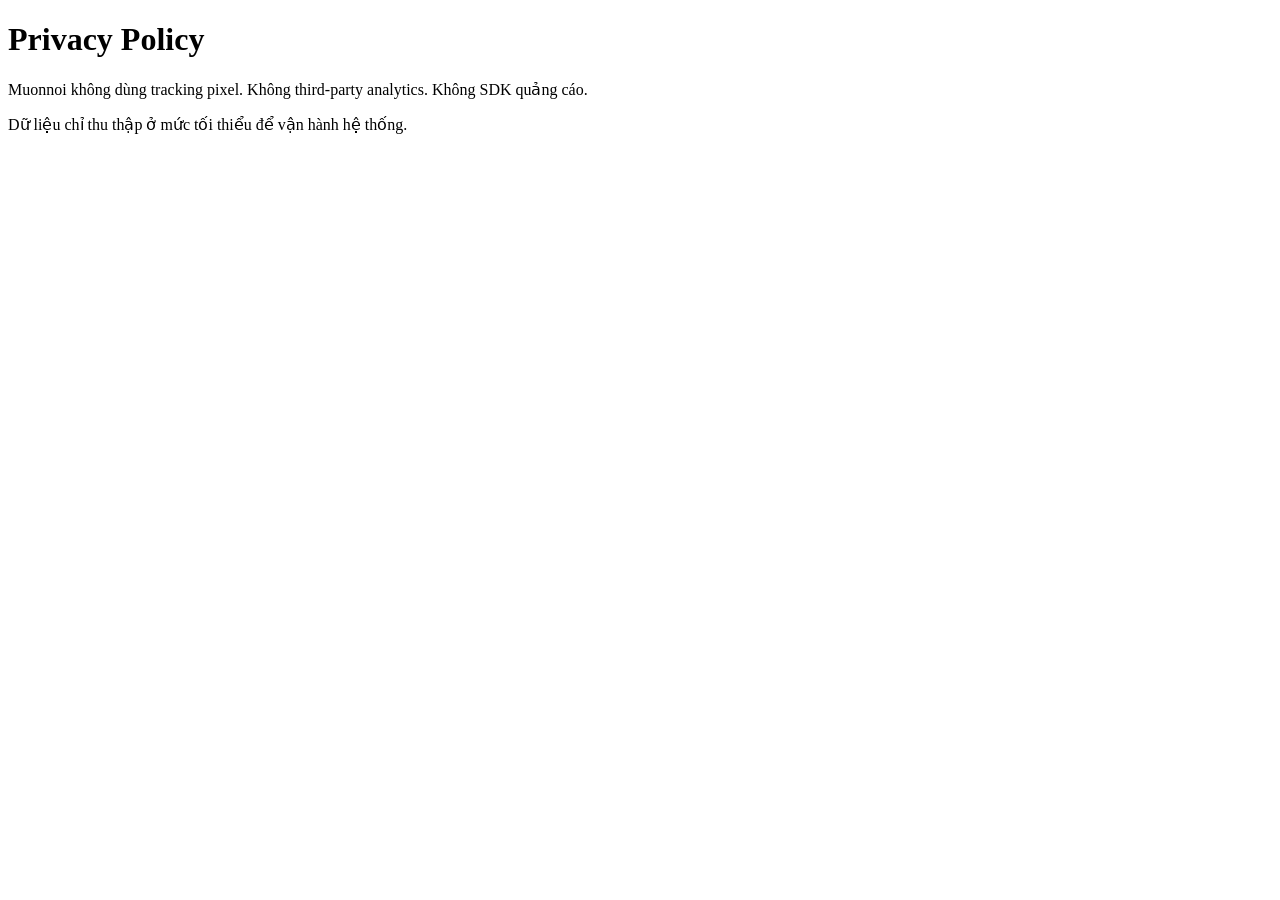
<file: public/legal/privacy.html>
<!DOCTYPE html>
<html lang="vi">
<head>
<meta charset="UTF-8" />
<meta name="viewport" content="width=device-width, initial-scale=1" />
<title>Privacy Policy - Muonnoi</title>
  <meta name="description" content="Privacy Policy - Muonnoi thuộc hệ muonnoi.org, với nội dung rõ trạng thái, không tracking và ưu tiên người dùng thật." />
  <link rel="canonical" href="https://docs.muonnoi.org/legal/privacy.html" />
  <meta property="og:type" content="website" />
  <meta property="og:title" content="Privacy Policy - Muonnoi" />
  <meta property="og:description" content="Privacy Policy - Muonnoi thuộc hệ muonnoi.org, với nội dung rõ trạng thái, không tracking và ưu tiên người dùng thật." />
  <meta property="og:url" content="https://docs.muonnoi.org/legal/privacy.html" />
  <meta property="og:image" content="https://muonnoi.org/assets/brand/mn.svg" />
  <meta name="twitter:card" content="summary_large_image" />
</head>
<body>
<main>
<h1>Privacy Policy</h1>

<p>
Muonnoi không dùng tracking pixel.
Không third-party analytics.
Không SDK quảng cáo.
</p>

<p>
Dữ liệu chỉ thu thập ở mức tối thiểu để vận hành hệ thống.
</p>

</main>
</body>
</html>
</file>
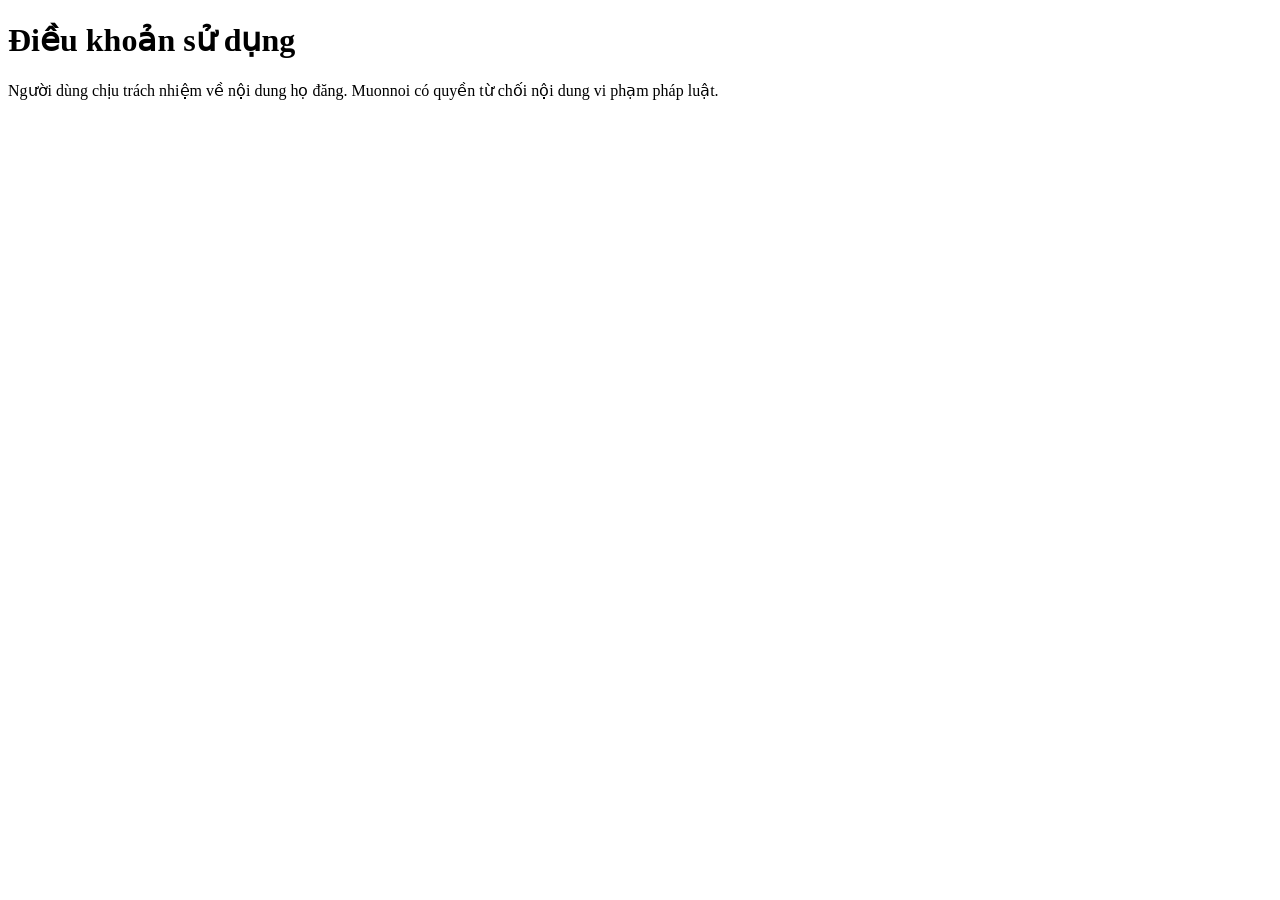
<file: public/legal/terms.html>
<!DOCTYPE html>
<html lang="vi">
<head>
<meta charset="UTF-8" />
<meta name="viewport" content="width=device-width, initial-scale=1" />
<title>Terms - Muonnoi</title>
  <meta name="description" content="Terms - Muonnoi thuộc hệ muonnoi.org, với nội dung rõ trạng thái, không tracking và ưu tiên người dùng thật." />
  <link rel="canonical" href="https://docs.muonnoi.org/legal/terms.html" />
  <meta property="og:type" content="website" />
  <meta property="og:title" content="Terms - Muonnoi" />
  <meta property="og:description" content="Terms - Muonnoi thuộc hệ muonnoi.org, với nội dung rõ trạng thái, không tracking và ưu tiên người dùng thật." />
  <meta property="og:url" content="https://docs.muonnoi.org/legal/terms.html" />
  <meta property="og:image" content="https://muonnoi.org/assets/brand/mn.svg" />
  <meta name="twitter:card" content="summary_large_image" />
</head>
<body>
<main>
<h1>Điều khoản sử dụng</h1>

<p>
Người dùng chịu trách nhiệm về nội dung họ đăng.
Muonnoi có quyền từ chối nội dung vi phạm pháp luật.
</p>

</main>
</body>
</html>
</file>
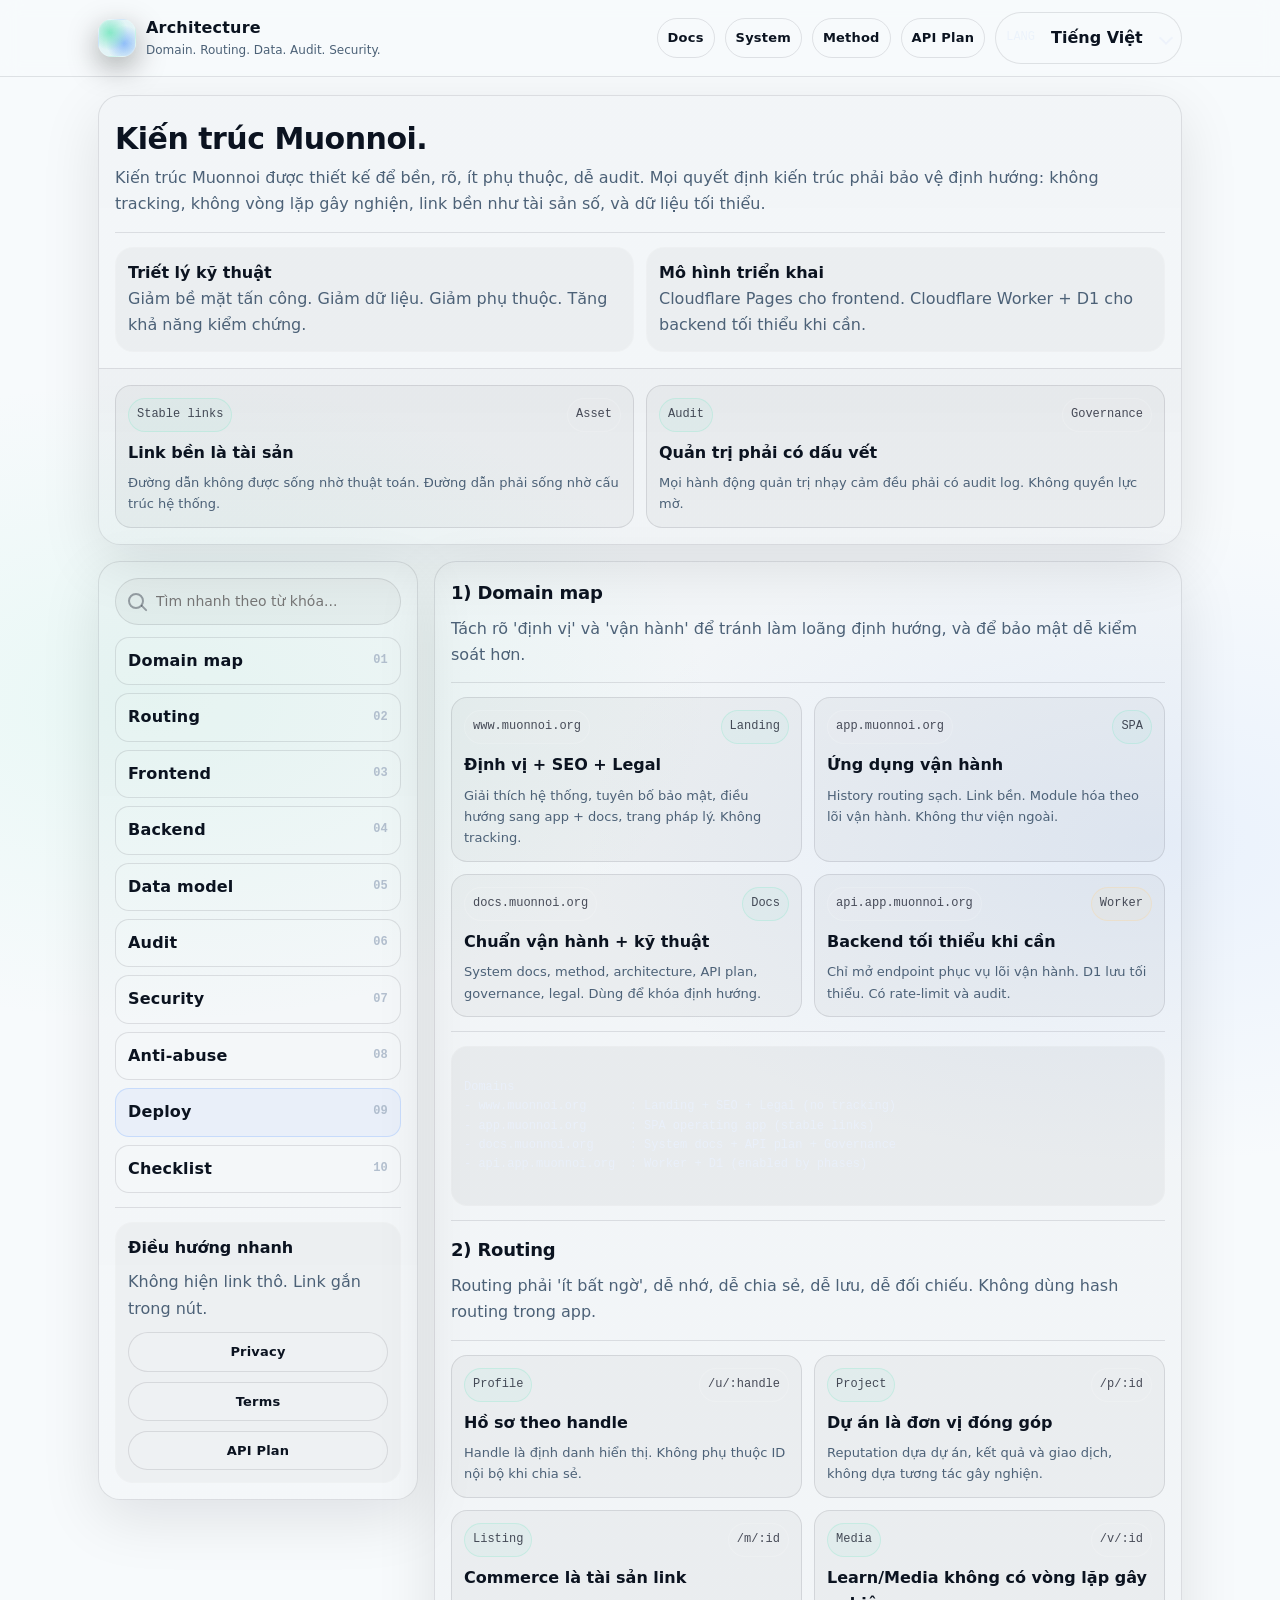
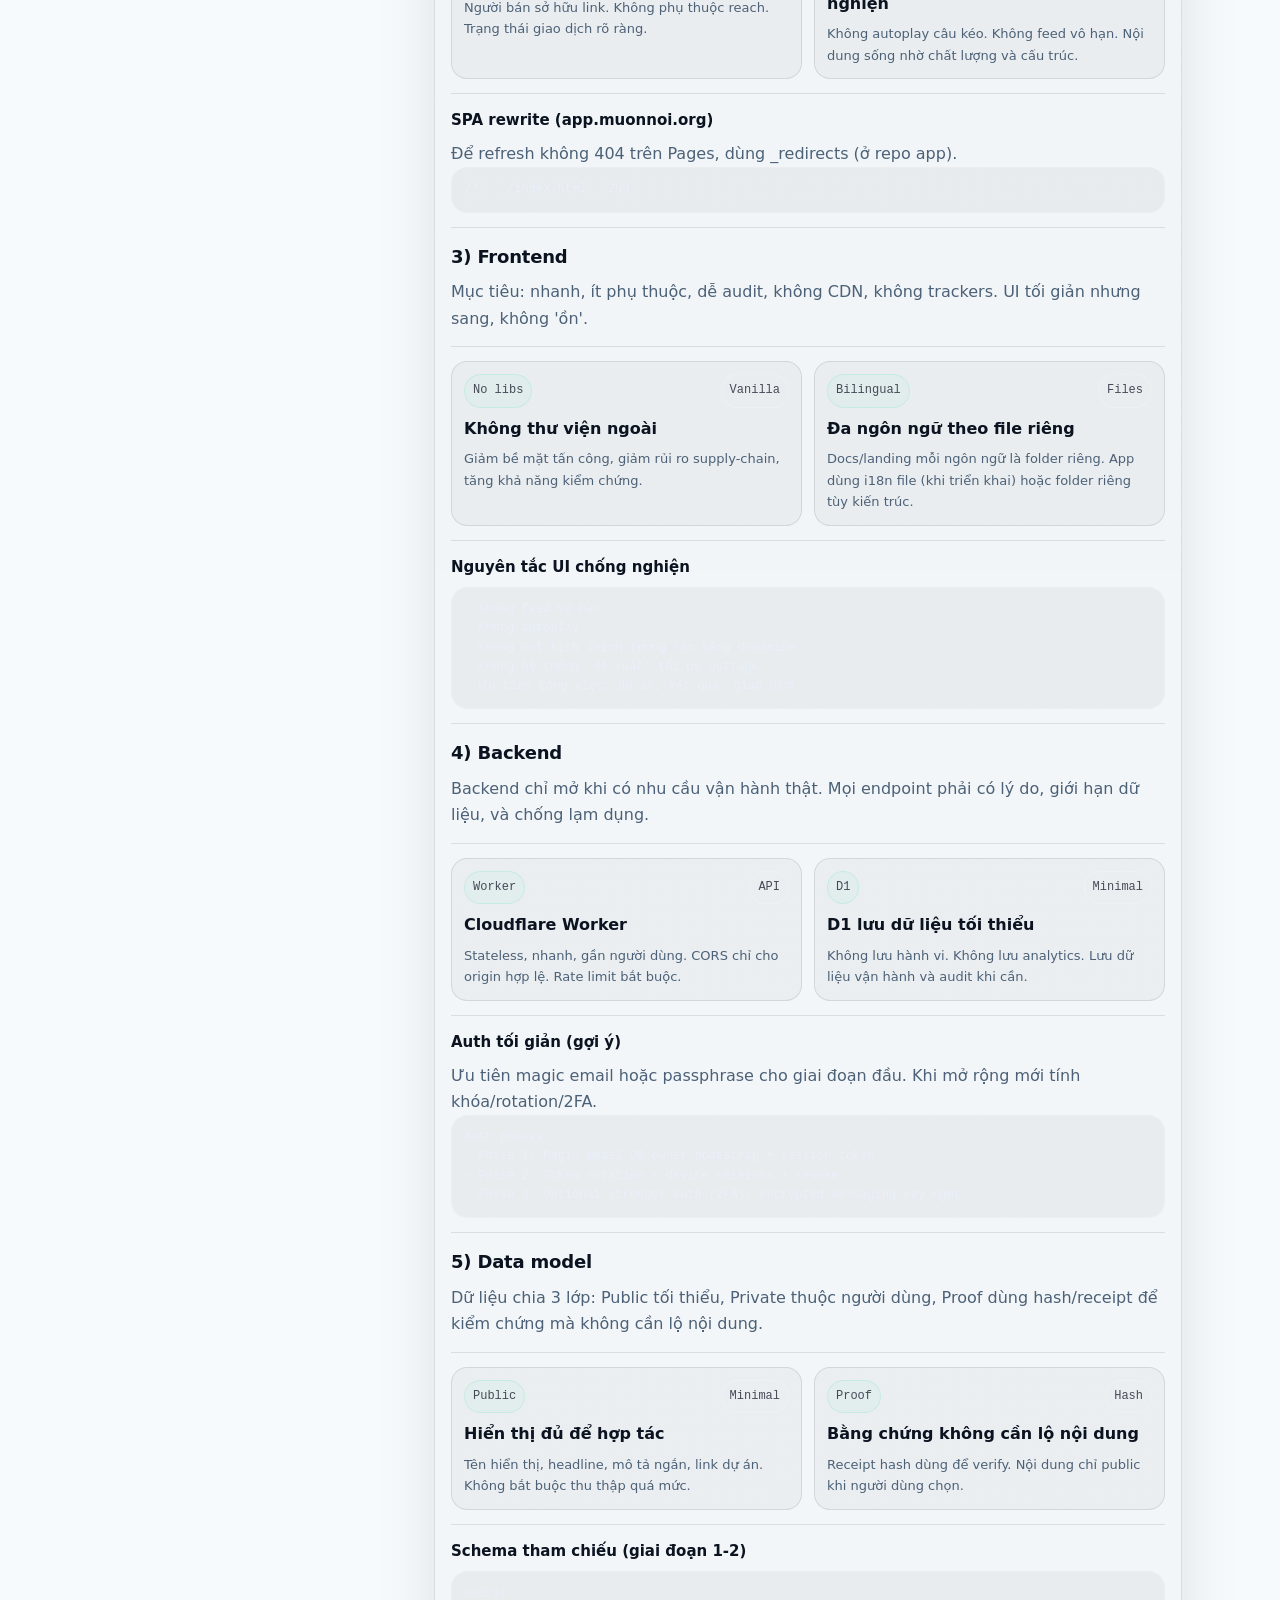
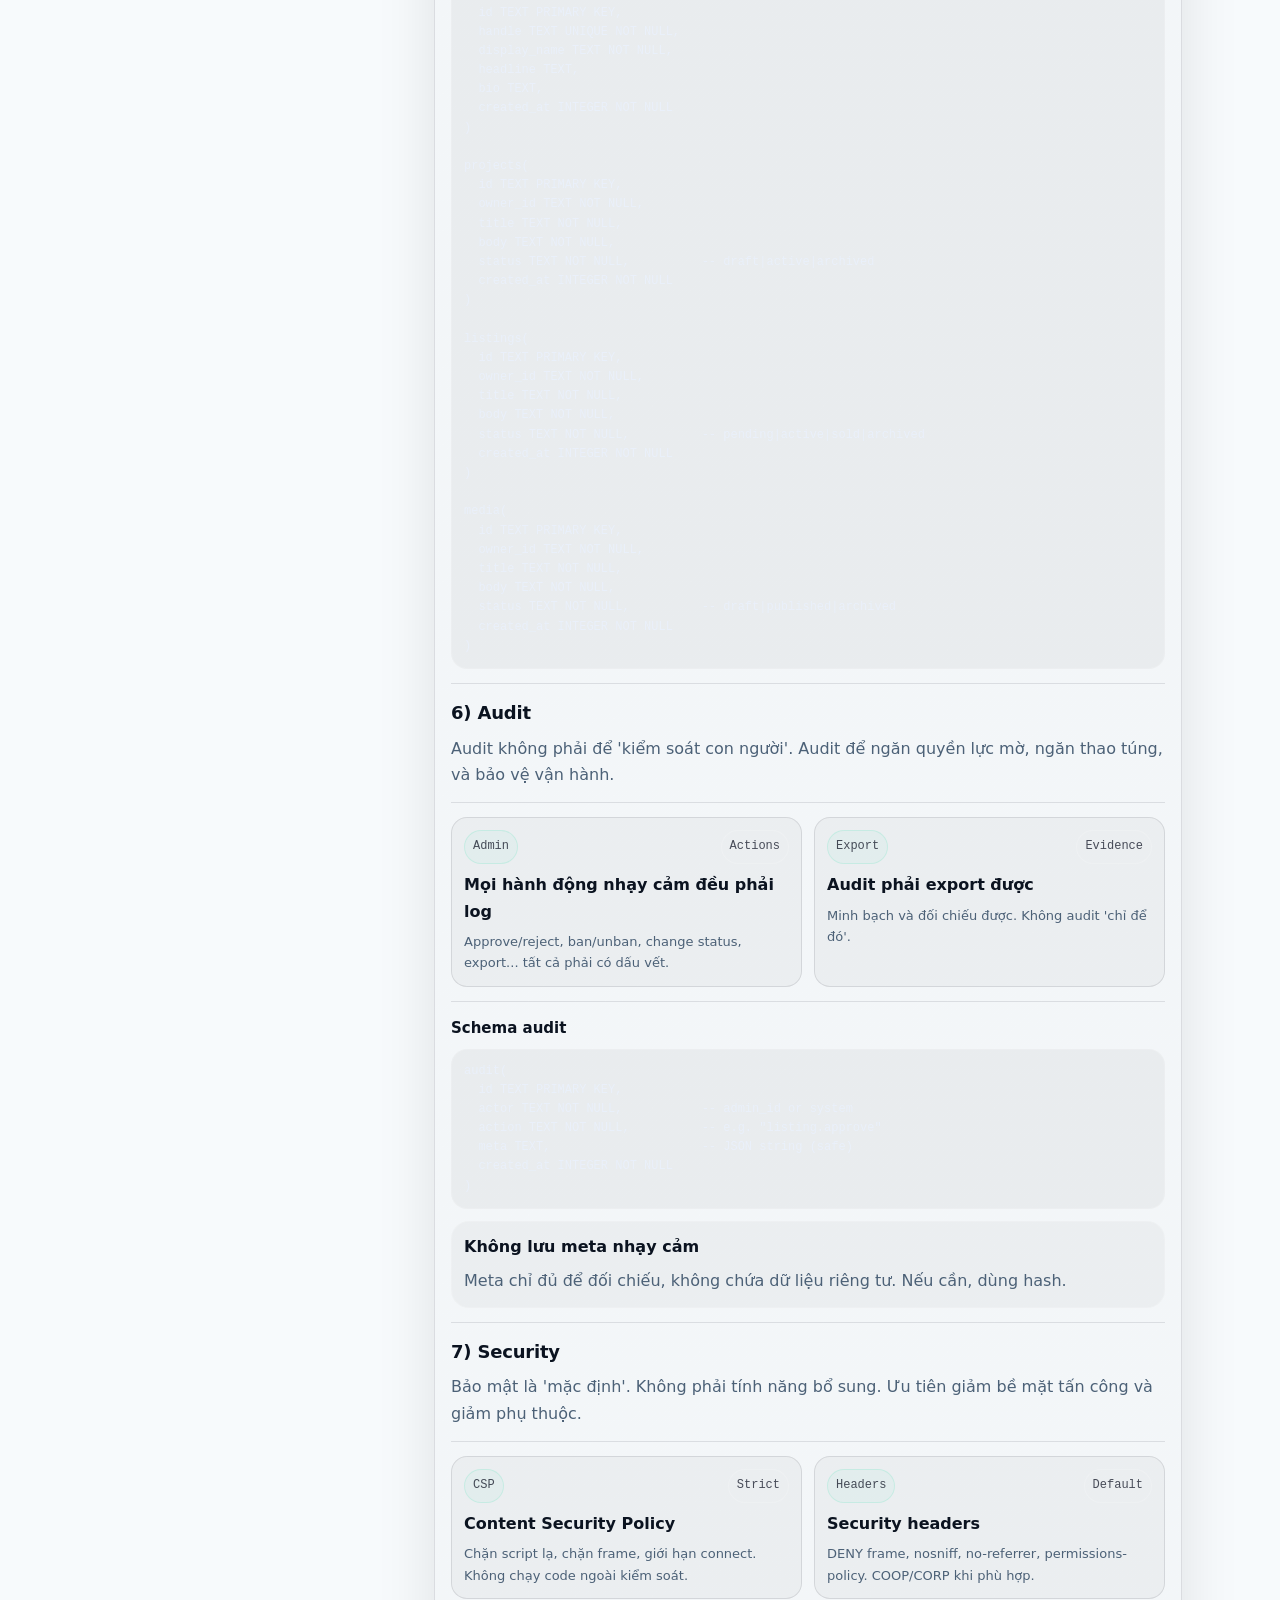
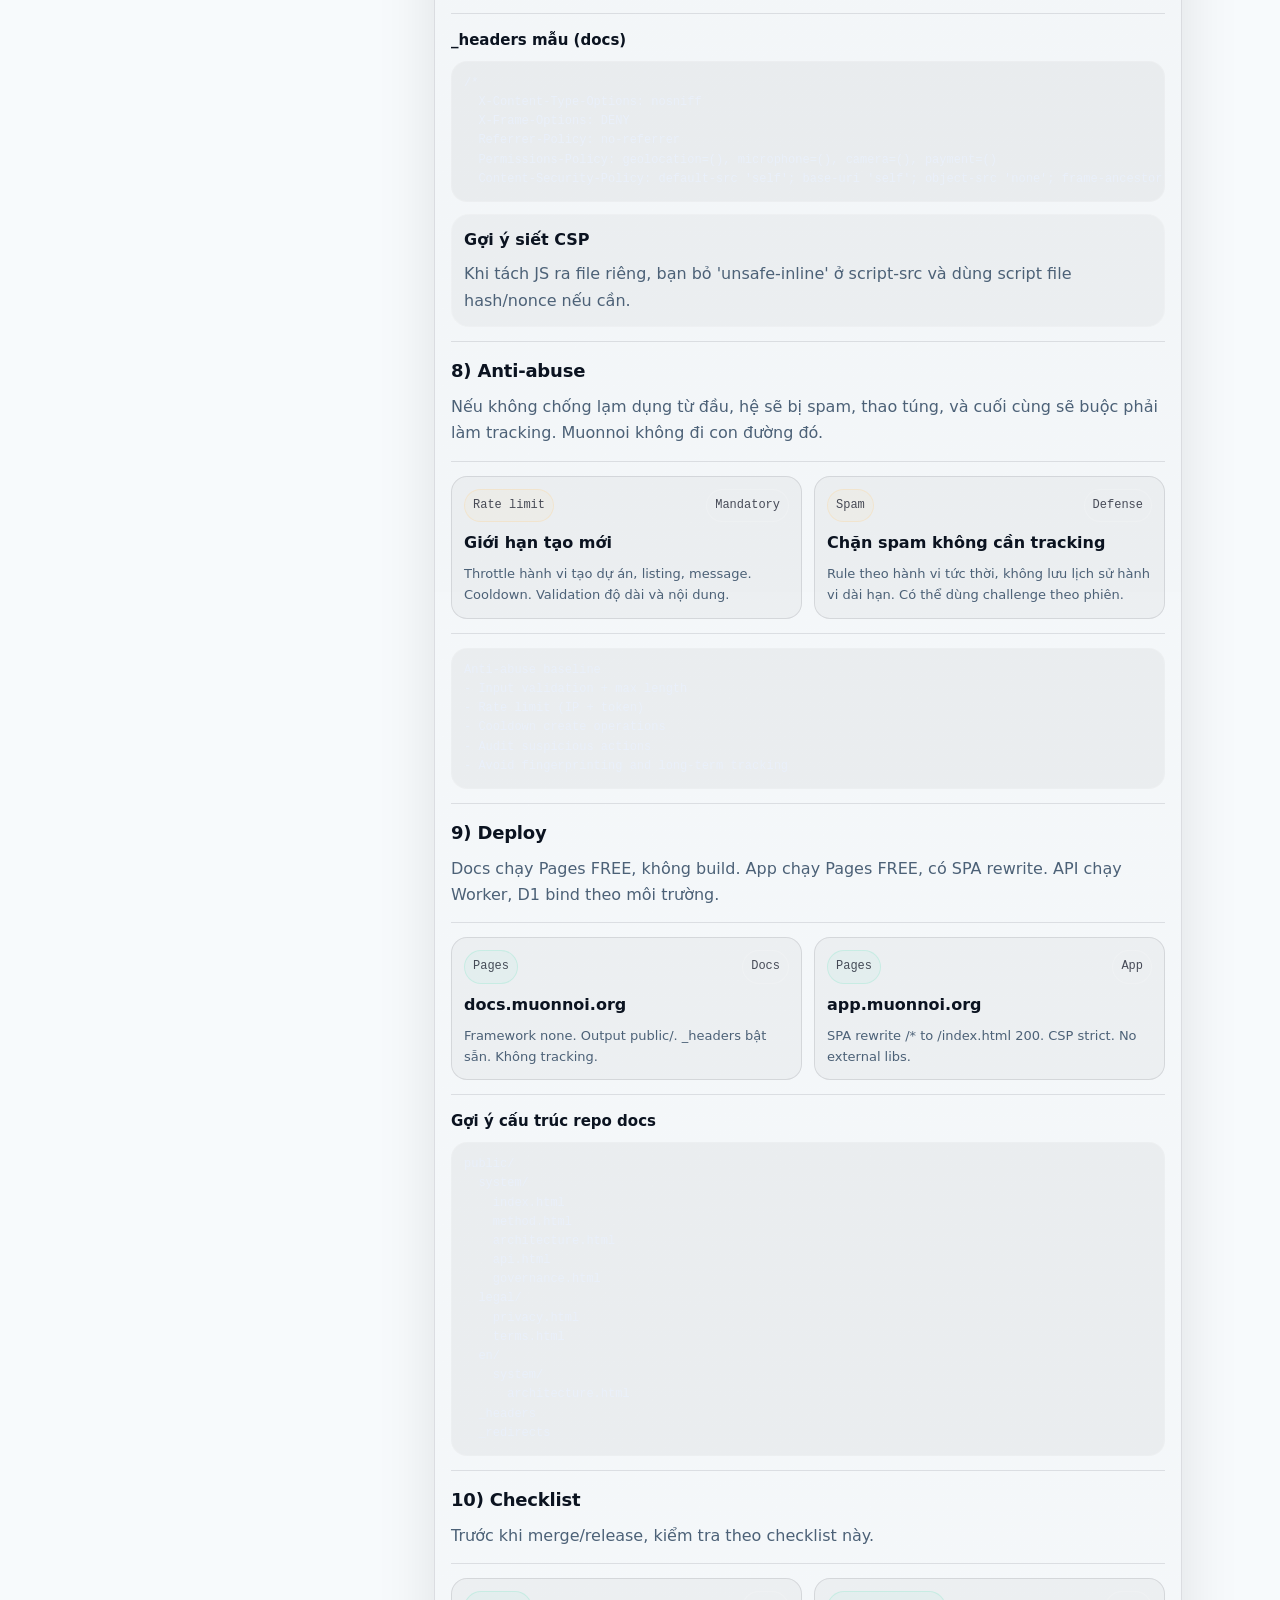
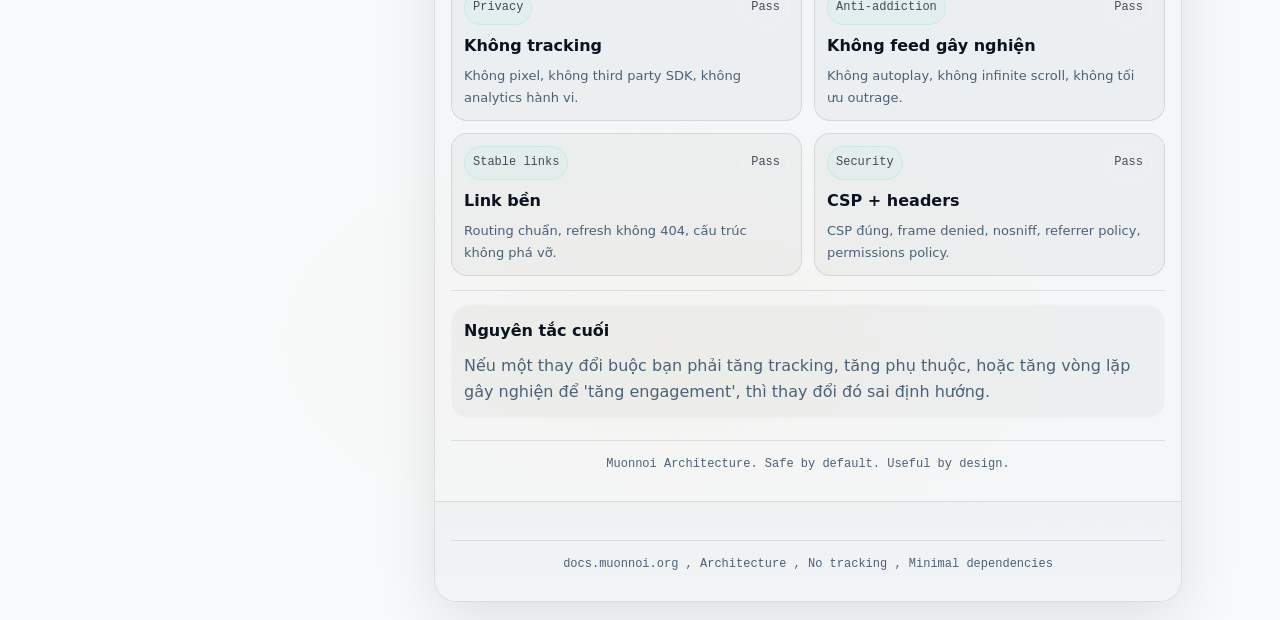
<file: public/system/architecture.html>
<!doctype html>
<html lang="vi">
<head>
  <meta charset="utf-8" />
  <meta name="viewport" content="width=device-width,initial-scale=1" />
  <meta name="color-scheme" content="dark light" />
  <meta name="theme-color" content="#0b0f14" />
  <title>Muonnoi Architecture , Domain, Routing, Data, Audit</title>
  <meta name="description" content="Kiến trúc Muonnoi: phân lớp domain, routing link bền, dữ liệu tối thiểu, Worker + D1 khi bật, audit logs, security headers và triển khai Cloudflare Pages/Workers." />
  <link rel="canonical" href="https://docs.muonnoi.org/system/architecture.html" />
  <link rel="alternate" hreflang="vi" href="https://docs.muonnoi.org/system/architecture.html" />
  <link rel="alternate" hreflang="en" href="https://docs.muonnoi.org/en/system/architecture.html" />
  <link rel="alternate" hreflang="x-default" href="https://docs.muonnoi.org/system/architecture.html" />

  <style>
    :root{
      --bg:#0b0f14;--panel:#0f1724;--panel2:#0b1220;
      --text:#e9f0fb;--muted:#a6b4c6;
      --line:rgba(255,255,255,.10);--line2:rgba(255,255,255,.16);
      --accent:#7fe7c4;--accent2:#8ab4ff;--warn:#ffd08a;--danger:#ff8aa0;
      --shadow:0 18px 80px rgba(0,0,0,.58);
      --r:18px;--r2:22px;--max:1120px;
      --mono: ui-monospace, SFMono-Regular, Menlo, Monaco, Consolas, "Liberation Mono", "Courier New", monospace;
      --sans: system-ui, -apple-system, Segoe UI, Roboto, Helvetica, Arial;
    }
    @media (prefers-color-scheme: light){
      :root{
        --bg:#f7fafc;--panel:#ffffff;--panel2:#ffffff;
        --text:#0b1320;--muted:#4c6177;
        --line:rgba(2,6,23,.10);--line2:rgba(2,6,23,.18);
        --shadow:0 18px 60px rgba(2,6,23,.10);
      }
    }
    *{box-sizing:border-box}
    body{
      margin:0;
      font-family:var(--sans);
      color:var(--text);
      background:
        radial-gradient(900px 520px at 12% 10%, rgba(127,231,196,.12), transparent 62%),
        radial-gradient(920px 520px at 90% 12%, rgba(138,180,255,.12), transparent 62%),
        radial-gradient(840px 460px at 52% 96%, rgba(255,208,138,.08), transparent 60%),
        var(--bg);
      line-height:1.65;
      overflow-x:hidden;
    }
    a{color:inherit;text-decoration:none}
    button, input, select{font:inherit}

    .wrap{max-width:var(--max);margin:0 auto;padding:18px}
    .topbar{
      position:sticky;top:0;z-index:50;
      background:rgba(11,15,20,.74);
      backdrop-filter: blur(10px);
      border-bottom:1px solid var(--line);
    }
    @media (prefers-color-scheme: light){
      .topbar{background:rgba(247,250,252,.82)}
    }
    .row{max-width:var(--max);margin:0 auto;padding:12px 18px;display:flex;align-items:center;justify-content:space-between;gap:12px}
    .brand{display:flex;align-items:center;gap:10px;min-width:240px}
    .logo{
      width:38px;height:38px;border-radius:14px;
      background:
        radial-gradient(18px 18px at 30% 35%, rgba(127,231,196,.95), rgba(127,231,196,.10)),
        radial-gradient(18px 18px at 70% 65%, rgba(138,180,255,.92), rgba(138,180,255,.08));
      border:1px solid rgba(255,255,255,.14);
      box-shadow:0 10px 30px rgba(0,0,0,.35);
      flex:0 0 auto;
    }
    .brandTitle{font-weight:900;letter-spacing:.2px}
    .brandSub{color:var(--muted);font-size:12px}

    .btn{
      display:inline-flex;align-items:center;justify-content:center;
      padding:10px 12px;border-radius:999px;
      border:1px solid var(--line);
      background:rgba(255,255,255,.04);
      color:var(--text);font-weight:820;letter-spacing:.2px;
      cursor:pointer;user-select:none;white-space:nowrap;
      transition: transform .15s ease, border-color .15s ease, background .15s ease;
    }
    .btn:hover{transform:translateY(-1px);border-color:var(--line2);background:rgba(255,255,255,.06)}
    .btn.small{padding:8px 10px;font-size:13px}
    .btn.primary{border-color:rgba(127,231,196,.46);background:rgba(127,231,196,.12)}
    .btn.primary:hover{border-color:rgba(127,231,196,.72)}
    .btn.ghost{background:transparent}

    .langWrap{
      display:inline-flex;align-items:center;gap:8px;
      padding:6px 10px;border-radius:999px;border:1px solid var(--line);
      background:rgba(255,255,255,.03);
    }
    .langLabel{font-family:var(--mono);font-size:12px;color:rgba(233,240,251,.80)}
    select.lang{
      appearance:none;border:0;outline:none;background:transparent;color:var(--text);
      font-weight:900;cursor:pointer;padding:6px 28px 6px 8px;border-radius:999px;
    }
    .chev{
      width:10px;height:10px;border-right:2px solid rgba(233,240,251,.7);border-bottom:2px solid rgba(233,240,251,.7);
      transform:rotate(45deg);margin-left:-18px;pointer-events:none;
    }
    .card{
      border:1px solid var(--line);
      border-radius:var(--r2);
      background:linear-gradient(180deg, rgba(255,255,255,.05), rgba(255,255,255,.02));
      box-shadow:var(--shadow);
      overflow:hidden;
    }
    @media (prefers-color-scheme: light){
      .card{background:linear-gradient(180deg, rgba(2,6,23,.02), rgba(2,6,23,.01))}
    }
    .pad{padding:16px}
    .panel{
      border-top:1px solid var(--line);
      background:linear-gradient(180deg, rgba(15,23,36,.55), rgba(11,18,32,.35));
    }
    @media (prefers-color-scheme: light){
      .panel{background:linear-gradient(180deg, rgba(2,6,23,.02), rgba(2,6,23,.01))}
    }

    h1{margin:10px 0 8px;font-size:30px;letter-spacing:-.5px;line-height:1.15}
    @media (max-width:520px){h1{font-size:26px}}
    h2{margin:0 0 8px;font-size:18px;letter-spacing:-.2px}
    h3{margin:0 0 8px;font-size:15px}
    .muted{color:var(--muted)}
    .mono{font-family:var(--mono)}
    .hr{height:1px;background:var(--line);margin:14px 0}

    .layout{display:grid;grid-template-columns:320px 1fr;gap:16px;align-items:start;margin-top:16px}
    @media (max-width:980px){.layout{grid-template-columns:1fr}}
    .sidebar{position:sticky;top:72px}
    @media (max-width:980px){.sidebar{position:relative;top:auto}}

    .search{
      display:flex;gap:10px;align-items:center;
      border:1px solid var(--line);border-radius:999px;
      background:rgba(0,0,0,.18);
      padding:10px 12px;
    }
    @media (prefers-color-scheme: light){.search{background:rgba(2,6,23,.03)}}
    .search input{width:100%;border:0;outline:none;background:transparent;color:var(--text);font-size:14px}
    .searchIcon{
      width:16px;height:16px;border:2px solid rgba(233,240,251,.55);border-radius:50%;position:relative;flex:0 0 auto;
    }
    @media (prefers-color-scheme: light){.searchIcon{border-color:rgba(2,6,23,.35)}}
    .searchIcon:after{
      content:"";position:absolute;width:8px;height:2px;background:rgba(233,240,251,.55);
      right:-6px;bottom:-2px;transform:rotate(45deg);border-radius:99px;
    }
    @media (prefers-color-scheme: light){.searchIcon:after{background:rgba(2,6,23,.35)}}

    .navList{display:grid;gap:8px;margin-top:12px}
    .navBtn{
      width:100%;justify-content:flex-start;border-radius:14px;
      padding:10px 12px;font-weight:850;background:rgba(255,255,255,.03)
    }
    .navBtn .hint{margin-left:auto;font-family:var(--mono);font-size:12px;color:rgba(166,180,198,.85)}
    .navBtn.active{border-color:rgba(138,180,255,.35);background:rgba(138,180,255,.10)}

    .cols{display:grid;grid-template-columns:1fr 1fr;gap:12px}
    @media (max-width:980px){.cols{grid-template-columns:1fr}}
    .item{
      border:1px solid var(--line);
      border-radius:16px;
      background:rgba(0,0,0,.18);
      padding:12px;
    }
    @media (prefers-color-scheme: light){.item{background:rgba(2,6,23,.03)}}
    .itemTop{display:flex;align-items:center;justify-content:space-between;gap:10px}
    .badge{
      display:inline-flex;align-items:center;gap:8px;
      font-family:var(--mono);font-size:12px;
      padding:6px 8px;border-radius:999px;
      border:1px solid rgba(255,255,255,.14);
      background:rgba(255,255,255,.04);
      color:rgba(233,240,251,.86);
      white-space:nowrap;
    }
    @media (prefers-color-scheme: light){.badge{color:rgba(2,6,23,.70)}}
    .badge.ok{border-color:rgba(127,231,196,.28);background:rgba(127,231,196,.08)}
    .badge.warn{border-color:rgba(255,208,138,.28);background:rgba(255,208,138,.08)}
    .badge.danger{border-color:rgba(255,138,160,.28);background:rgba(255,138,160,.08)}
    .itemTitle{font-weight:900;margin-top:8px}
    .itemBody{color:var(--muted);font-size:13px;margin-top:6px}

    .callout{
      border:1px solid rgba(255,255,255,.14);
      background:rgba(0,0,0,.18);
      border-radius:18px;padding:12px;
    }
    @media (prefers-color-scheme: light){.callout{background:rgba(2,6,23,.03)}}
    .code{
      font-family:var(--mono);font-size:12px;line-height:1.6;
      background:rgba(0,0,0,.28);
      border:1px solid rgba(255,255,255,.12);
      border-radius:16px;
      padding:12px;
      overflow:auto;white-space:pre;
      color:rgba(233,240,251,.92);
    }
    @media (prefers-color-scheme: light){.code{background:rgba(2,6,23,.04)}}

    .footer{
      margin:22px 0 10px;border-top:1px solid var(--line);
      padding-top:14px;color:var(--muted);font-size:12px;text-align:center;font-family:var(--mono);
    }

    .toast{
      position:fixed;left:50%;bottom:18px;transform:translateX(-50%);
      background:rgba(15,23,36,.92);border:1px solid var(--line2);
      border-radius:16px;box-shadow:var(--shadow);
      padding:10px 12px;color:rgba(233,240,251,.92);
      font-family:var(--mono);font-size:12px;z-index:120;
      opacity:0;pointer-events:none;
      transition:opacity .18s ease, transform .18s ease;
      max-width:min(860px,92vw);
    }
    .toast.show{opacity:1;transform:translateX(-50%) translateY(-2px)}
  </style>
  <meta property="og:type" content="website" />
  <meta property="og:title" content="Muonnoi Architecture , Domain, Routing, Data, Audit" />
  <meta property="og:description" content="Kiến trúc Muonnoi: phân lớp domain, routing link bền, dữ liệu tối thiểu, Worker + D1 khi bật, audit logs, security headers và triển khai Cloudflare Pages/Workers." />
  <meta property="og:url" content="https://docs.muonnoi.org/system/architecture.html" />
  <meta property="og:image" content="https://muonnoi.org/assets/brand/mn.svg" />
  <meta name="twitter:card" content="summary_large_image" />
</head>

<body>
  <header class="topbar" role="banner">
    <div class="row">
      <div class="brand" aria-label="Muonnoi Architecture">
        <div class="logo" aria-hidden="true"></div>
        <div>
          <div class="brandTitle">Architecture</div>
          <div class="brandSub">Domain. Routing. Data. Audit. Security.</div>
        </div>
      </div>

      <div style="display:flex;gap:10px;align-items:center;flex-wrap:wrap;justify-content:flex-end">
        <button class="btn small ghost" type="button" data-href="/">Docs</button>
        <button class="btn small ghost" type="button" data-href="/system/">System</button>
        <button class="btn small ghost" type="button" data-href="/system/method.html">Method</button>
        <button class="btn small ghost" type="button" data-href="/system/api.html">API Plan</button>

        <div class="langWrap" aria-label="Ngôn ngữ">
          <span class="langLabel">LANG</span>
          <select class="lang" id="langSelect" aria-label="Chọn ngôn ngữ">
            <option value="/system/architecture.html" selected>Tiếng Việt</option>
            <option value="/en/system/architecture.html">English</option>
            <option value="/fr/system/architecture.html">Français</option>
            <option value="/ja/system/architecture.html">日本語</option>
            <option value="/ko/system/architecture.html">한국어</option>
            <option value="/zh/system/architecture.html">中文</option>
          </select>
          <span class="chev" aria-hidden="true"></span>
        </div>
      </div>
    </div>
  </header>

  <main class="wrap" role="main">
    <div class="card">
      <div class="pad">
        <h1>Kiến trúc Muonnoi.</h1>
        <div class="muted">
          Kiến trúc Muonnoi được thiết kế để bền, rõ, ít phụ thuộc, dễ audit. Mọi quyết định kiến trúc phải bảo vệ định hướng:
          không tracking, không vòng lặp gây nghiện, link bền như tài sản số, và dữ liệu tối thiểu.
        </div>

        <div class="hr"></div>

        <div class="cols">
          <div class="callout">
            <strong>Triết lý kỹ thuật</strong>
            <div class="muted">Giảm bề mặt tấn công. Giảm dữ liệu. Giảm phụ thuộc. Tăng khả năng kiểm chứng.</div>
          </div>
          <div class="callout">
            <strong>Mô hình triển khai</strong>
            <div class="muted">Cloudflare Pages cho frontend. Cloudflare Worker + D1 cho backend tối thiểu khi cần.</div>
          </div>
        </div>
      </div>

      <div class="pad panel">
        <div class="cols">
          <div class="item" data-index>
            <div class="itemTop">
              <div class="badge ok">Stable links</div>
              <div class="badge">Asset</div>
            </div>
            <div class="itemTitle">Link bền là tài sản</div>
            <div class="itemBody">Đường dẫn không được sống nhờ thuật toán. Đường dẫn phải sống nhờ cấu trúc hệ thống.</div>
          </div>

          <div class="item" data-index>
            <div class="itemTop">
              <div class="badge ok">Audit</div>
              <div class="badge">Governance</div>
            </div>
            <div class="itemTitle">Quản trị phải có dấu vết</div>
            <div class="itemBody">Mọi hành động quản trị nhạy cảm đều phải có audit log. Không quyền lực mờ.</div>
          </div>
        </div>
      </div>
    </div>

    <div class="layout">
      <aside class="sidebar card" aria-label="Mục lục">
        <div class="pad">
          <div class="search" role="search" aria-label="Tìm trong kiến trúc">
            <span class="searchIcon" aria-hidden="true"></span>
            <input id="search" type="search" placeholder="Tìm nhanh theo từ khóa..." autocomplete="off" />
          </div>

          <div class="navList" id="navList">
            <button class="btn navBtn active" type="button" data-jump="#domains">Domain map <span class="hint">01</span></button>
            <button class="btn navBtn" type="button" data-jump="#routing">Routing <span class="hint">02</span></button>
            <button class="btn navBtn" type="button" data-jump="#frontend">Frontend <span class="hint">03</span></button>
            <button class="btn navBtn" type="button" data-jump="#backend">Backend <span class="hint">04</span></button>
            <button class="btn navBtn" type="button" data-jump="#data">Data model <span class="hint">05</span></button>
            <button class="btn navBtn" type="button" data-jump="#audit">Audit <span class="hint">06</span></button>
            <button class="btn navBtn" type="button" data-jump="#security">Security <span class="hint">07</span></button>
            <button class="btn navBtn" type="button" data-jump="#abuse">Anti-abuse <span class="hint">08</span></button>
            <button class="btn navBtn" type="button" data-jump="#deploy">Deploy <span class="hint">09</span></button>
            <button class="btn navBtn" type="button" data-jump="#checklist">Checklist <span class="hint">10</span></button>
          </div>

          <div class="hr"></div>

          <div class="callout">
            <strong>Điều hướng nhanh</strong>
            <div class="muted" style="margin-top:8px">Không hiện link thô. Link gắn trong nút.</div>
            <div style="display:grid;gap:10px;margin-top:10px">
              <button class="btn small" type="button" data-href="/legal/privacy.html">Privacy</button>
              <button class="btn small" type="button" data-href="/legal/terms.html">Terms</button>
              <button class="btn small" type="button" data-href="/system/api.html">API Plan</button>
            </div>
          </div>
        </div>
      </aside>

      <section class="card">
        <div class="pad">

          <section id="domains" data-index>
            <h2>1) Domain map</h2>
            <div class="muted">
              Tách rõ 'định vị' và 'vận hành' để tránh làm loãng định hướng, và để bảo mật dễ kiểm soát hơn.
            </div>
            <div class="hr"></div>

            <div class="cols">
              <div class="item" data-index>
                <div class="itemTop"><div class="badge">www.muonnoi.org</div><div class="badge ok">Landing</div></div>
                <div class="itemTitle">Định vị + SEO + Legal</div>
                <div class="itemBody">Giải thích hệ thống, tuyên bố bảo mật, điều hướng sang app + docs, trang pháp lý. Không tracking.</div>
              </div>

              <div class="item" data-index>
                <div class="itemTop"><div class="badge">app.muonnoi.org</div><div class="badge ok">SPA</div></div>
                <div class="itemTitle">Ứng dụng vận hành</div>
                <div class="itemBody">History routing sạch. Link bền. Module hóa theo lõi vận hành. Không thư viện ngoài.</div>
              </div>

              <div class="item" data-index>
                <div class="itemTop"><div class="badge">docs.muonnoi.org</div><div class="badge ok">Docs</div></div>
                <div class="itemTitle">Chuẩn vận hành + kỹ thuật</div>
                <div class="itemBody">System docs, method, architecture, API plan, governance, legal. Dùng để khóa định hướng.</div>
              </div>

              <div class="item" data-index>
                <div class="itemTop"><div class="badge">api.app.muonnoi.org</div><div class="badge warn">Worker</div></div>
                <div class="itemTitle">Backend tối thiểu khi cần</div>
                <div class="itemBody">Chỉ mở endpoint phục vụ lõi vận hành. D1 lưu tối thiểu. Có rate-limit và audit.</div>
              </div>
            </div>

            <div class="hr"></div>

            <div class="code" aria-label="Sơ đồ domain">
Domains
- www.muonnoi.org      : Landing + SEO + Legal (no tracking)
- app.muonnoi.org      : SPA operating app (stable links)
- docs.muonnoi.org     : System docs + API plan + Governance
- api.app.muonnoi.org  : Worker + D1 (enabled by phases)
            </div>
          </section>

          <div class="hr"></div>

          <section id="routing" data-index>
            <h2>2) Routing</h2>
            <div class="muted">
              Routing phải 'ít bất ngờ', dễ nhớ, dễ chia sẻ, dễ lưu, dễ đối chiếu. Không dùng hash routing trong app.
            </div>
            <div class="hr"></div>

            <div class="cols">
              <div class="item" data-index>
                <div class="itemTop"><div class="badge ok">Profile</div><div class="badge">/u/:handle</div></div>
                <div class="itemTitle">Hồ sơ theo handle</div>
                <div class="itemBody">Handle là định danh hiển thị. Không phụ thuộc ID nội bộ khi chia sẻ.</div>
              </div>
              <div class="item" data-index>
                <div class="itemTop"><div class="badge ok">Project</div><div class="badge">/p/:id</div></div>
                <div class="itemTitle">Dự án là đơn vị đóng góp</div>
                <div class="itemBody">Reputation dựa dự án, kết quả và giao dịch, không dựa tương tác gây nghiện.</div>
              </div>
              <div class="item" data-index>
                <div class="itemTop"><div class="badge ok">Listing</div><div class="badge">/m/:id</div></div>
                <div class="itemTitle">Commerce là tài sản link</div>
                <div class="itemBody">Người bán sở hữu link. Không phụ thuộc reach. Trạng thái giao dịch rõ ràng.</div>
              </div>
              <div class="item" data-index>
                <div class="itemTop"><div class="badge ok">Media</div><div class="badge">/v/:id</div></div>
                <div class="itemTitle">Learn/Media không có vòng lặp gây nghiện</div>
                <div class="itemBody">Không autoplay câu kéo. Không feed vô hạn. Nội dung sống nhờ chất lượng và cấu trúc.</div>
              </div>
            </div>

            <div class="hr"></div>

            <h3>SPA rewrite (app.muonnoi.org)</h3>
            <div class="muted">Để refresh không 404 trên Pages, dùng _redirects (ở repo app).</div>
            <div class="code">/*    /index.html   200</div>
          </section>

          <div class="hr"></div>

          <section id="frontend" data-index>
            <h2>3) Frontend</h2>
            <div class="muted">
              Mục tiêu: nhanh, ít phụ thuộc, dễ audit, không CDN, không trackers. UI tối giản nhưng sang, không 'ồn'.
            </div>
            <div class="hr"></div>

            <div class="cols">
              <div class="item" data-index>
                <div class="itemTop"><div class="badge ok">No libs</div><div class="badge">Vanilla</div></div>
                <div class="itemTitle">Không thư viện ngoài</div>
                <div class="itemBody">Giảm bề mặt tấn công, giảm rủi ro supply-chain, tăng khả năng kiểm chứng.</div>
              </div>
              <div class="item" data-index>
                <div class="itemTop"><div class="badge ok">Bilingual</div><div class="badge">Files</div></div>
                <div class="itemTitle">Đa ngôn ngữ theo file riêng</div>
                <div class="itemBody">Docs/landing mỗi ngôn ngữ là folder riêng. App dùng i18n file (khi triển khai) hoặc folder riêng tùy kiến trúc.</div>
              </div>
            </div>

            <div class="hr"></div>

            <h3>Nguyên tắc UI chống nghiện</h3>
            <div class="code">- Không feed vô hạn
- Không autoplay
- Không nút kích thích tương tác bằng dopamine
- Không hệ thống 'đề xuất' tối ưu outrage
- Ưu tiên công việc, dự án, kết quả, giao dịch</div>
          </section>

          <div class="hr"></div>

          <section id="backend" data-index>
            <h2>4) Backend</h2>
            <div class="muted">
              Backend chỉ mở khi có nhu cầu vận hành thật. Mọi endpoint phải có lý do, giới hạn dữ liệu, và chống lạm dụng.
            </div>
            <div class="hr"></div>

            <div class="cols">
              <div class="item" data-index>
                <div class="itemTop"><div class="badge ok">Worker</div><div class="badge">API</div></div>
                <div class="itemTitle">Cloudflare Worker</div>
                <div class="itemBody">Stateless, nhanh, gần người dùng. CORS chỉ cho origin hợp lệ. Rate limit bắt buộc.</div>
              </div>
              <div class="item" data-index>
                <div class="itemTop"><div class="badge ok">D1</div><div class="badge">Minimal</div></div>
                <div class="itemTitle">D1 lưu dữ liệu tối thiểu</div>
                <div class="itemBody">Không lưu hành vi. Không lưu analytics. Lưu dữ liệu vận hành và audit khi cần.</div>
              </div>
            </div>

            <div class="hr"></div>

            <h3>Auth tối giản (gợi ý)</h3>
            <div class="muted">
              Ưu tiên magic email hoặc passphrase cho giai đoạn đầu. Khi mở rộng mới tính khóa/rotation/2FA.
            </div>
            <div class="code">Auth phases
- Phase 1: Magic email OR owner bootstrap + session token
- Phase 2: Token rotation + device sessions + revoke
- Phase 3: Optional stronger auth (2FA), encrypted messaging key mgmt</div>
          </section>

          <div class="hr"></div>

          <section id="data" data-index>
            <h2>5) Data model</h2>
            <div class="muted">
              Dữ liệu chia 3 lớp: Public tối thiểu, Private thuộc người dùng, Proof dùng hash/receipt để kiểm chứng mà không cần lộ nội dung.
            </div>
            <div class="hr"></div>

            <div class="cols">
              <div class="item" data-index>
                <div class="itemTop"><div class="badge ok">Public</div><div class="badge">Minimal</div></div>
                <div class="itemTitle">Hiển thị đủ để hợp tác</div>
                <div class="itemBody">Tên hiển thị, headline, mô tả ngắn, link dự án. Không bắt buộc thu thập quá mức.</div>
              </div>
              <div class="item" data-index>
                <div class="itemTop"><div class="badge ok">Proof</div><div class="badge">Hash</div></div>
                <div class="itemTitle">Bằng chứng không cần lộ nội dung</div>
                <div class="itemBody">Receipt hash dùng để verify. Nội dung chỉ public khi người dùng chọn.</div>
              </div>
            </div>

            <div class="hr"></div>

            <h3>Schema tham chiếu (giai đoạn 1-2)</h3>
            <div class="code">users(
  id TEXT PRIMARY KEY,
  handle TEXT UNIQUE NOT NULL,
  display_name TEXT NOT NULL,
  headline TEXT,
  bio TEXT,
  created_at INTEGER NOT NULL
)

projects(
  id TEXT PRIMARY KEY,
  owner_id TEXT NOT NULL,
  title TEXT NOT NULL,
  body TEXT NOT NULL,
  status TEXT NOT NULL,          -- draft|active|archived
  created_at INTEGER NOT NULL
)

listings(
  id TEXT PRIMARY KEY,
  owner_id TEXT NOT NULL,
  title TEXT NOT NULL,
  body TEXT NOT NULL,
  status TEXT NOT NULL,          -- pending|active|sold|archived
  created_at INTEGER NOT NULL
)

media(
  id TEXT PRIMARY KEY,
  owner_id TEXT NOT NULL,
  title TEXT NOT NULL,
  body TEXT NOT NULL,
  status TEXT NOT NULL,          -- draft|published|archived
  created_at INTEGER NOT NULL
)</div>
          </section>

          <div class="hr"></div>

          <section id="audit" data-index>
            <h2>6) Audit</h2>
            <div class="muted">
              Audit không phải để 'kiểm soát con người'. Audit để ngăn quyền lực mờ, ngăn thao túng, và bảo vệ vận hành.
            </div>
            <div class="hr"></div>

            <div class="cols">
              <div class="item" data-index>
                <div class="itemTop"><div class="badge ok">Admin</div><div class="badge">Actions</div></div>
                <div class="itemTitle">Mọi hành động nhạy cảm đều phải log</div>
                <div class="itemBody">Approve/reject, ban/unban, change status, export... tất cả phải có dấu vết.</div>
              </div>
              <div class="item" data-index>
                <div class="itemTop"><div class="badge ok">Export</div><div class="badge">Evidence</div></div>
                <div class="itemTitle">Audit phải export được</div>
                <div class="itemBody">Minh bạch và đối chiếu được. Không audit 'chỉ để đó'.</div>
              </div>
            </div>

            <div class="hr"></div>

            <h3>Schema audit</h3>
            <div class="code">audit(
  id TEXT PRIMARY KEY,
  actor TEXT NOT NULL,           -- admin_id or system
  action TEXT NOT NULL,          -- e.g. "listing.approve"
  meta TEXT,                     -- JSON string (safe)
  created_at INTEGER NOT NULL
)</div>

            <div class="callout" style="margin-top:12px">
              <strong>Không lưu meta nhạy cảm</strong>
              <div class="muted" style="margin-top:8px">Meta chỉ đủ để đối chiếu, không chứa dữ liệu riêng tư. Nếu cần, dùng hash.</div>
            </div>
          </section>

          <div class="hr"></div>

          <section id="security" data-index>
            <h2>7) Security</h2>
            <div class="muted">
              Bảo mật là 'mặc định'. Không phải tính năng bổ sung. Ưu tiên giảm bề mặt tấn công và giảm phụ thuộc.
            </div>
            <div class="hr"></div>

            <div class="cols">
              <div class="item" data-index>
                <div class="itemTop"><div class="badge ok">CSP</div><div class="badge">Strict</div></div>
                <div class="itemTitle">Content Security Policy</div>
                <div class="itemBody">Chặn script lạ, chặn frame, giới hạn connect. Không chạy code ngoài kiểm soát.</div>
              </div>
              <div class="item" data-index>
                <div class="itemTop"><div class="badge ok">Headers</div><div class="badge">Default</div></div>
                <div class="itemTitle">Security headers</div>
                <div class="itemBody">DENY frame, nosniff, no-referrer, permissions-policy. COOP/CORP khi phù hợp.</div>
              </div>
            </div>

            <div class="hr"></div>

            <h3>_headers mẫu (docs)</h3>
            <div class="code">/*
  X-Content-Type-Options: nosniff
  X-Frame-Options: DENY
  Referrer-Policy: no-referrer
  Permissions-Policy: geolocation=(), microphone=(), camera=(), payment=()
  Content-Security-Policy: default-src 'self'; base-uri 'self'; object-src 'none'; frame-ancestors 'none'; img-src 'self' data:; style-src 'self' 'unsafe-inline'; script-src 'self' 'unsafe-inline'; connect-src 'self'; form-action 'self';</div>

            <div class="callout" style="margin-top:12px">
              <strong>Gợi ý siết CSP</strong>
              <div class="muted" style="margin-top:8px">
                Khi tách JS ra file riêng, bạn bỏ 'unsafe-inline' ở script-src và dùng script file hash/nonce nếu cần.
              </div>
            </div>
          </section>

          <div class="hr"></div>

          <section id="abuse" data-index>
            <h2>8) Anti-abuse</h2>
            <div class="muted">
              Nếu không chống lạm dụng từ đầu, hệ sẽ bị spam, thao túng, và cuối cùng sẽ buộc phải làm tracking. Muonnoi không đi con đường đó.
            </div>
            <div class="hr"></div>

            <div class="cols">
              <div class="item" data-index>
                <div class="itemTop"><div class="badge warn">Rate limit</div><div class="badge">Mandatory</div></div>
                <div class="itemTitle">Giới hạn tạo mới</div>
                <div class="itemBody">Throttle hành vi tạo dự án, listing, message. Cooldown. Validation độ dài và nội dung.</div>
              </div>
              <div class="item" data-index>
                <div class="itemTop"><div class="badge warn">Spam</div><div class="badge">Defense</div></div>
                <div class="itemTitle">Chặn spam không cần tracking</div>
                <div class="itemBody">Rule theo hành vi tức thời, không lưu lịch sử hành vi dài hạn. Có thể dùng challenge theo phiên.</div>
              </div>
            </div>

            <div class="hr"></div>

            <div class="code">Anti-abuse baseline
- Input validation + max length
- Rate limit (IP + token)
- Cooldown create operations
- Audit suspicious actions
- Avoid fingerprinting and long-term tracking</div>
          </section>

          <div class="hr"></div>

          <section id="deploy" data-index>
            <h2>9) Deploy</h2>
            <div class="muted">
              Docs chạy Pages FREE, không build. App chạy Pages FREE, có SPA rewrite. API chạy Worker, D1 bind theo môi trường.
            </div>
            <div class="hr"></div>

            <div class="cols">
              <div class="item" data-index>
                <div class="itemTop"><div class="badge ok">Pages</div><div class="badge">Docs</div></div>
                <div class="itemTitle">docs.muonnoi.org</div>
                <div class="itemBody">Framework none. Output public/. _headers bật sẵn. Không tracking.</div>
              </div>
              <div class="item" data-index>
                <div class="itemTop"><div class="badge ok">Pages</div><div class="badge">App</div></div>
                <div class="itemTitle">app.muonnoi.org</div>
                <div class="itemBody">SPA rewrite /* to /index.html 200. CSP strict. No external libs.</div>
              </div>
            </div>

            <div class="hr"></div>

            <h3>Gợi ý cấu trúc repo docs</h3>
            <div class="code">public/
  system/
    index.html
    method.html
    architecture.html
    api.html
    governance.html
  legal/
    privacy.html
    terms.html
  en/
    system/
      architecture.html
  _headers
  _redirects</div>
          </section>

          <div class="hr"></div>

          <section id="checklist" data-index>
            <h2>10) Checklist</h2>
            <div class="muted">Trước khi merge/release, kiểm tra theo checklist này.</div>
            <div class="hr"></div>

            <div class="cols">
              <div class="item" data-index>
                <div class="itemTop"><div class="badge ok">Privacy</div><div class="badge">Pass</div></div>
                <div class="itemTitle">Không tracking</div>
                <div class="itemBody">Không pixel, không third party SDK, không analytics hành vi.</div>
              </div>
              <div class="item" data-index>
                <div class="itemTop"><div class="badge ok">Anti-addiction</div><div class="badge">Pass</div></div>
                <div class="itemTitle">Không feed gây nghiện</div>
                <div class="itemBody">Không autoplay, không infinite scroll, không tối ưu outrage.</div>
              </div>
              <div class="item" data-index>
                <div class="itemTop"><div class="badge ok">Stable links</div><div class="badge">Pass</div></div>
                <div class="itemTitle">Link bền</div>
                <div class="itemBody">Routing chuẩn, refresh không 404, cấu trúc không phá vỡ.</div>
              </div>
              <div class="item" data-index>
                <div class="itemTop"><div class="badge ok">Security</div><div class="badge">Pass</div></div>
                <div class="itemTitle">CSP + headers</div>
                <div class="itemBody">CSP đúng, frame denied, nosniff, referrer policy, permissions policy.</div>
              </div>
            </div>

            <div class="hr"></div>

            <div class="callout">
              <strong>Nguyên tắc cuối</strong>
              <div class="muted" style="margin-top:8px">
                Nếu một thay đổi buộc bạn phải tăng tracking, tăng phụ thuộc, hoặc tăng vòng lặp gây nghiện để 'tăng engagement', thì thay đổi đó sai định hướng.
              </div>
            </div>

            <div class="footer">Muonnoi Architecture. Safe by default. Useful by design.</div>
          </section>

        </div>

        <div class="pad panel">
          <div class="footer">docs.muonnoi.org , Architecture , No tracking , Minimal dependencies</div>
        </div>
      </section>
    </div>
  </main>

  <div class="toast" id="toast" role="status" aria-live="polite"></div>

  <script>
    (function(){
      "use strict";

      const $ = (s, el=document) => el.querySelector(s);
      const $$ = (s, el=document) => Array.from(el.querySelectorAll(s));

      function toast(msg){
        const t = $("#toast");
        if(!t) return;
        t.textContent = msg;
        t.classList.add("show");
        clearTimeout(toast._tm);
        toast._tm = setTimeout(()=>t.classList.remove("show"), 1700);
      }

      // Hidden link navigation
      document.addEventListener("click", (e)=>{
        const hrefBtn = e.target.closest("[data-href]");
        if(hrefBtn){
          e.preventDefault();
          const to = hrefBtn.getAttribute("data-href");
          if(to) window.location.assign(to);
          return;
        }
        const jumpBtn = e.target.closest("[data-jump]");
        if(jumpBtn){
          e.preventDefault();
          const sel = jumpBtn.getAttribute("data-jump");
          const el = sel ? document.querySelector(sel) : null;
          if(el){
            el.scrollIntoView({behavior:"smooth", block:"start"});
            $$(".navBtn").forEach(x=>x.classList.remove("active"));
            jumpBtn.classList.add("active");
            history.replaceState({}, "", sel);
          }
        }
      });

      // Language select -> folder/file per language
      const langSelect = $("#langSelect");
      if(langSelect){
        langSelect.addEventListener("change", ()=>{
          const v = langSelect.value;
          if(v) window.location.assign(v);
        });
      }

      // Active section on scroll
      const sections = $$("section[id]");
      const navButtons = $$(".navBtn");
      const idToBtn = new Map(navButtons.map(b=>[ (b.getAttribute("data-jump")||"").replace("#",""), b ]));

      let ticking = false;
      function onScroll(){
        if(ticking) return;
        ticking = true;
        requestAnimationFrame(()=>{
          ticking = false;
          let best = null;
          for(const s of sections){
            const r = s.getBoundingClientRect();
            if(r.top <= 120 && r.bottom >= 120){ best = s.id; break; }
          }
          if(best && idToBtn.has(best)){
            navButtons.forEach(x=>x.classList.remove("active"));
            idToBtn.get(best).classList.add("active");
          }
        });
      }
      window.addEventListener("scroll", onScroll, {passive:true});
      onScroll();

      // Search: soft highlight (privacy-first, client-only)
      const search = $("#search");
      const indexed = $$("[data-index]");
      const normalize = (s)=> (s||"").toLowerCase().trim();

      if(search){
        search.addEventListener("input", ()=>{
          const q = normalize(search.value);
          if(!q){
            indexed.forEach(el=>{
              el.style.outline = "";
              el.style.outlineOffset = "";
              el.style.opacity = "";
              el.style.display = "";
            });
            return;
          }
          let hitCount = 0;
          indexed.forEach(el=>{
            const text = normalize(el.textContent);
            const hit = text.includes(q);
            if(hit){
              hitCount++;
              el.style.outline = "2px solid rgba(138,180,255,.22)";
              el.style.outlineOffset = "4px";
              el.style.opacity = "1";
            }else{
              el.style.outline = "";
              el.style.outlineOffset = "";
              el.style.opacity = ".45";
            }
          });
          toast(hitCount ? ("Tìm thấy: " + hitCount + " mục") : "Không có kết quả");
        });
      }

      // Deep link hash
      if(location.hash){
        const el = document.querySelector(location.hash);
        if(el) setTimeout(()=>el.scrollIntoView({behavior:"smooth", block:"start"}), 60);
      }
    })();
  </script>
</body>
</html>
</file>
